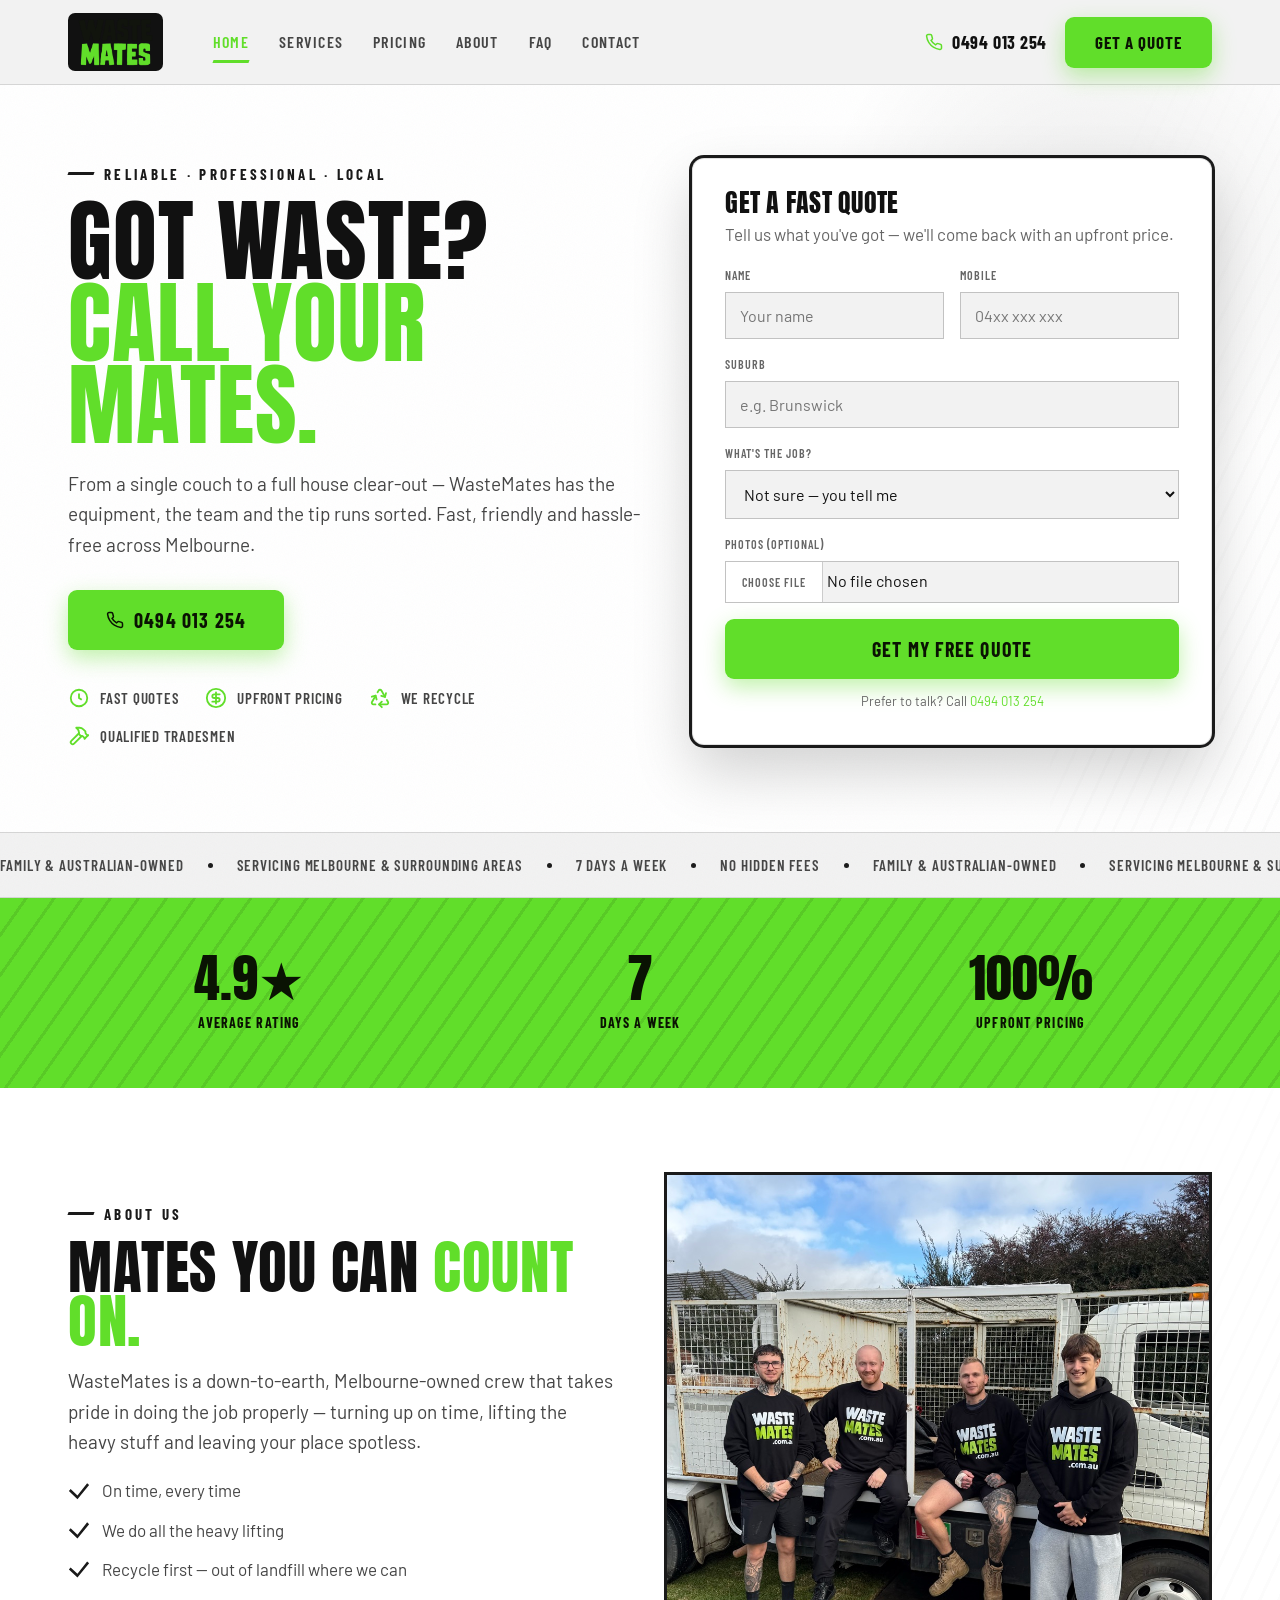
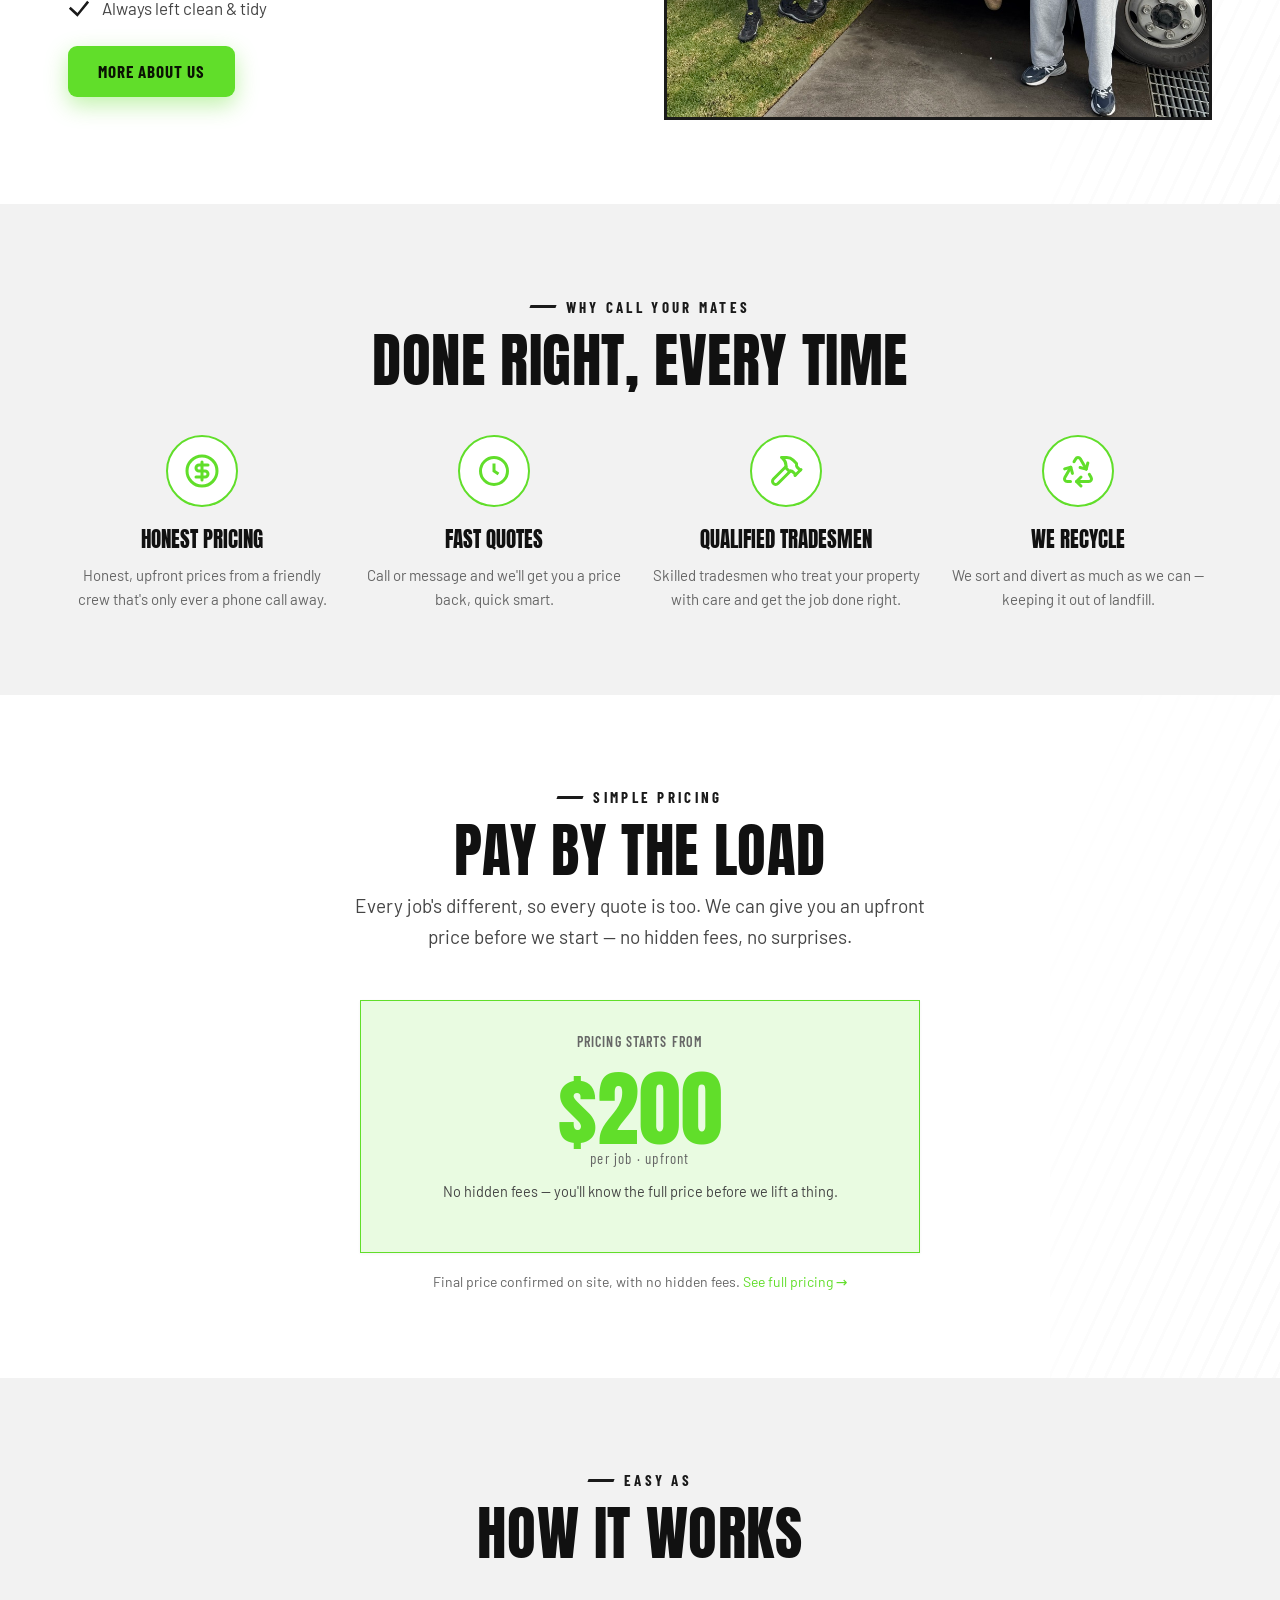
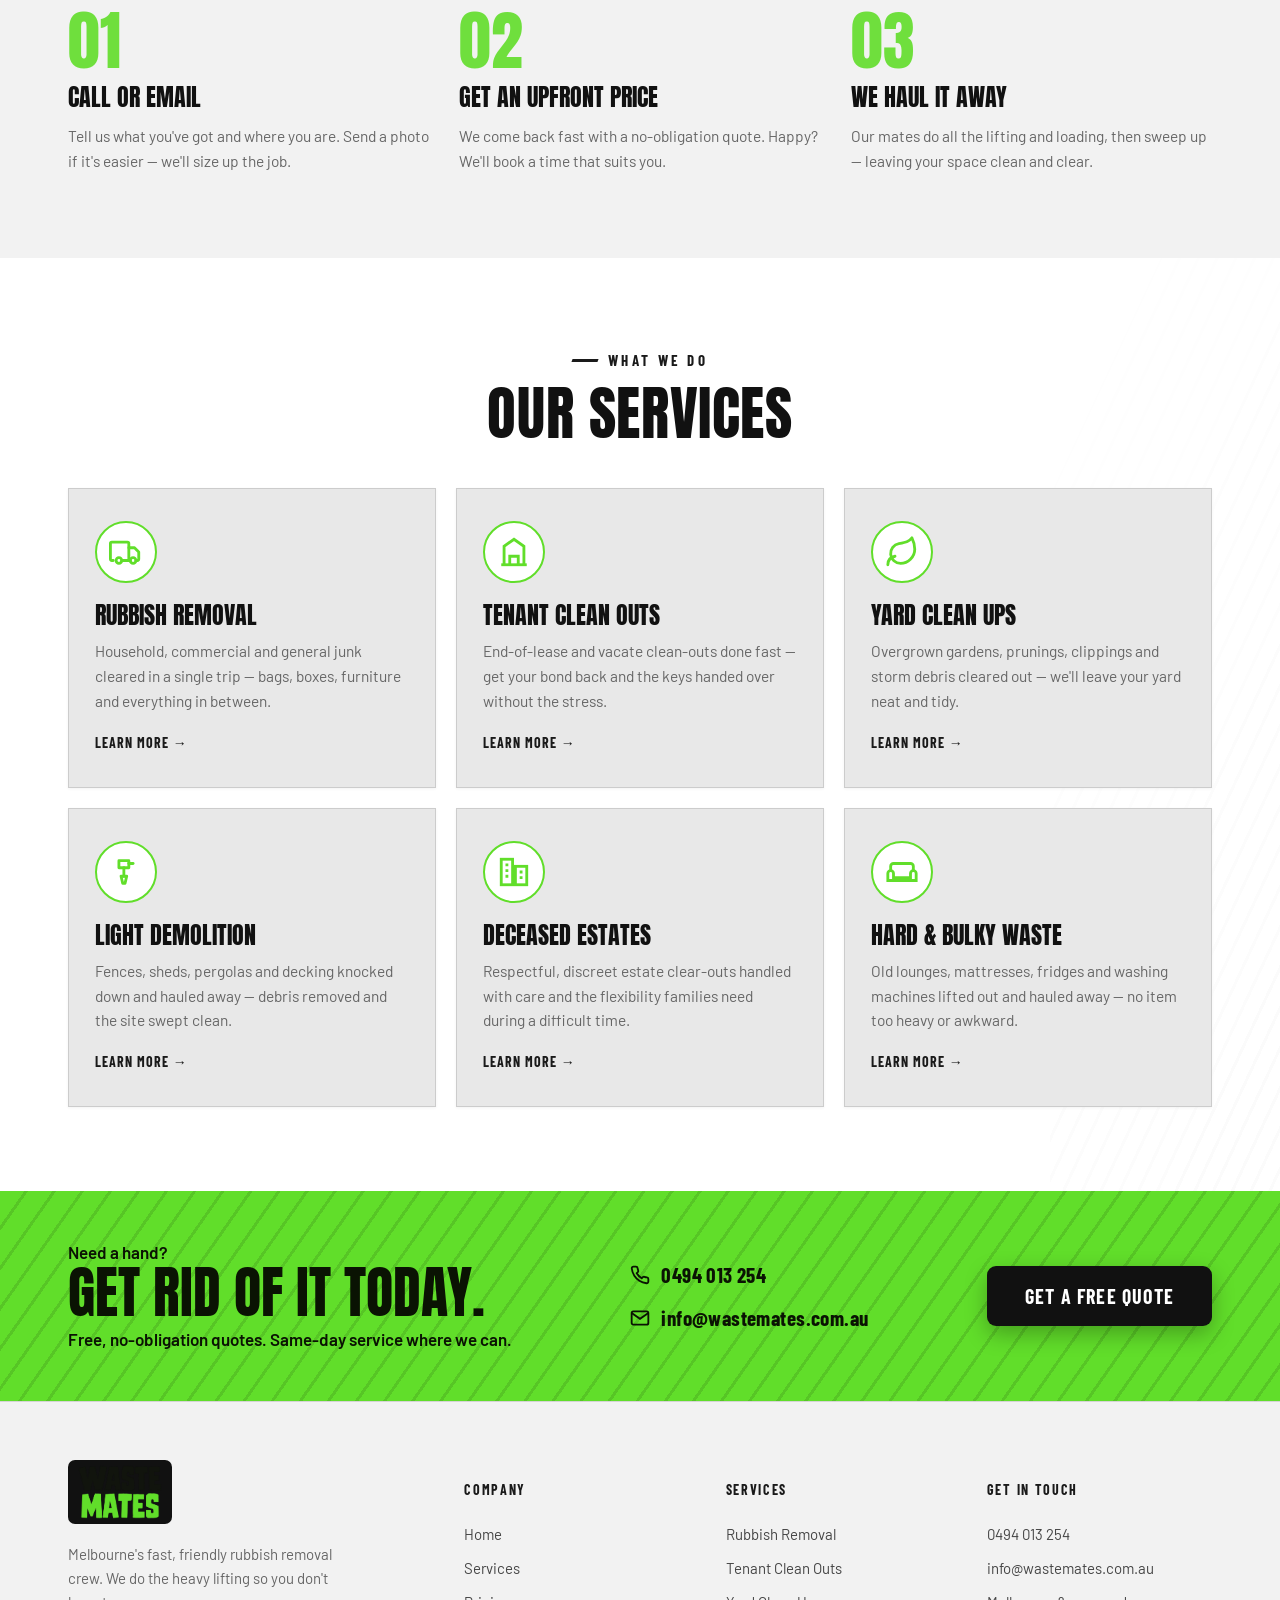
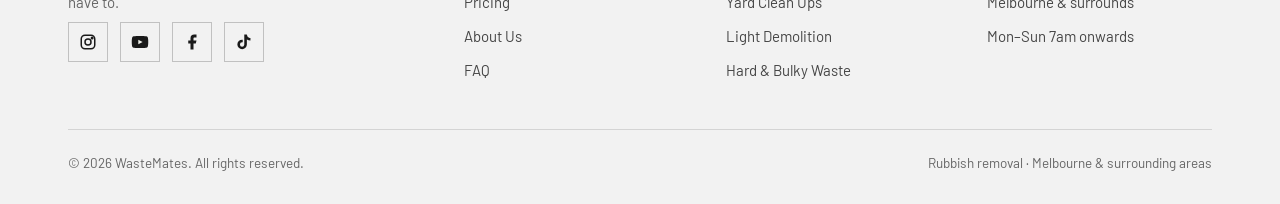
<file: index.html>
﻿<!DOCTYPE html>
<html lang="en-AU">
<head>
<meta charset="UTF-8" />
<meta name="viewport" content="width=device-width, initial-scale=1" />
<title>WasteMates — Rubbish Removal Melbourne | Fast, Upfront, Done.</title>
<meta name="description" content="WasteMates is Melbourne's fast, friendly rubbish removal crew. Upfront pricing, fast quotes, qualified tradesmen. We do the heavy lifting — call 0494 013 254." />
<meta name="theme-color" content="#ffffff" />
<link rel="icon" href="assets/logo.png" />
<link rel="stylesheet" href="styles.css?v=9" />
  <!-- Meta Pixel Code -->
  <script>
  !function(f,b,e,v,n,t,s)
  {if(f.fbq)return;n=f.fbq=function(){n.callMethod?
  n.callMethod.apply(n,arguments):n.queue.push(arguments)};
  if(!f._fbq)f._fbq=n;n.push=n;n.loaded=!0;n.version='2.0';
  n.queue=[];t=b.createElement(e);t.async=!0;
  t.src=v;s=b.getElementsByTagName(e)[0];
  s.parentNode.insertBefore(t,s)}(window, document,'script',
  'https://capig.wastemates.com.au/en_US/fbevents.js');
  fbq('init', '4441358912803902');
  fbq('track', 'PageView');
  </script>
  <noscript><img height="1" width="1" style="display:none"
  src="https://www.facebook.com/tr?id=4441358912803902&ev=PageView&noscript=1"
  /></noscript>
  <!-- End Meta Pixel Code -->
</head>
<body>

  <!-- ===================== HEADER ===================== -->
  <header class="site-head">
    <div class="wrap">
      <nav class="nav">
        <a class="brand" href="index.html" aria-label="WasteMates home"><img src="assets/logo.png" alt="WasteMates" /></a>
        <div class="nav-links">
          <a href="index.html" class="active">Home</a>
          <a href="services.html">Services</a>
          <a href="pricing.html">Pricing</a>
          <a href="about.html">About</a>
          <a href="faq.html">FAQ</a>
          <a href="contact.html">Contact</a>
        </div>
        <div class="nav-cta">
          <a class="phone-link" href="tel:+61494013254"><svg viewBox="0 0 24 24" fill="none" stroke="currentColor" stroke-width="2"><path d="M22 16.92v3a2 2 0 0 1-2.18 2 19.79 19.79 0 0 1-8.63-3.07 19.5 19.5 0 0 1-6-6 19.79 19.79 0 0 1-3.07-8.67A2 2 0 0 1 4.11 2h3a2 2 0 0 1 2 1.72c.13.96.36 1.9.7 2.81a2 2 0 0 1-.45 2.11L8.09 9.91a16 16 0 0 0 6 6l1.27-1.27a2 2 0 0 1 2.11-.45c.91.34 1.85.57 2.81.7A2 2 0 0 1 22 16.92z"/></svg>0494 013 254</a>
          <a class="btn btn--green" href="contact.html">Get a Quote</a>
          <button class="burger" aria-label="Menu"><svg viewBox="0 0 24 24" fill="none" stroke="currentColor" stroke-width="2"><line x1="3" y1="6" x2="21" y2="6"/><line x1="3" y1="12" x2="21" y2="12"/><line x1="3" y1="18" x2="21" y2="18"/></svg></button>
        </div>
      </nav>
    </div>
  </header>
  <div class="mobile-menu">
    <a href="index.html">Home</a>
    <a href="services.html">Services</a>
    <a href="pricing.html">Pricing</a>
    <a href="about.html">About</a>
    <a href="faq.html">FAQ</a>
    <a href="contact.html">Contact</a>
  </div>

  <!-- ===================== HERO ===================== -->
  <section class="hero tread" data-screen-label="Hero">
    <div class="wrap">
      <div class="hero-grid">
        <div class="hero-copy">
          <p class="kicker">Reliable · Professional · Local</p>
          <h1 class="disp" style="max-width: 657px;">Got waste?<br/><span class="brand-text">Call your mates.</span></h1>
          <p class="lead" style="margin-top:22px;">From a single couch to a full house clear-out — WasteMates has the equipment, the team and the tip runs sorted. Fast, friendly and hassle-free across Melbourne.</p>
          <div class="cta-row">
            <a class="btn btn--green btn--lg" href="tel:+61494013254">
              <svg viewBox="0 0 24 24" fill="none" stroke="currentColor" stroke-width="2" style="width:18px;height:18px"><path d="M22 16.92v3a2 2 0 0 1-2.18 2 19.79 19.79 0 0 1-8.63-3.07 19.5 19.5 0 0 1-6-6 19.79 19.79 0 0 1-3.07-8.67A2 2 0 0 1 4.11 2h3a2 2 0 0 1 2 1.72c.13.96.36 1.9.7 2.81a2 2 0 0 1-.45 2.11L8.09 9.91a16 16 0 0 0 6 6l1.27-1.27a2 2 0 0 1 2.11-.45c.91.34 1.85.57 2.81.7A2 2 0 0 1 22 16.92z"/></svg>
              0494 013 254
            </a>
          </div>
          <div class="trust-row">
            <span class="trust-item"><svg viewBox="0 0 24 24" fill="none" stroke="currentColor" stroke-width="2"><circle cx="12" cy="12" r="9"/><path d="M12 7v5l3 2"/></svg>Fast quotes</span>
            <span class="trust-item"><svg viewBox="0 0 24 24" fill="none" stroke="currentColor" stroke-width="2" stroke-linecap="round" stroke-linejoin="round"><circle cx="12" cy="12" r="10" data-comment-anchor="a323102f2f-circle"/><path d="M16 8h-6a2 2 0 1 0 0 4h4a2 2 0 1 1 0 4H8"/><path d="M12 18V6"/></svg>Upfront pricing</span>
            <span class="trust-item"><svg viewBox="0 0 24 24" fill="none" stroke="currentColor" stroke-width="2" stroke-linecap="round" stroke-linejoin="round"><path d="M7 19H4.815a1.83 1.83 0 0 1-1.57-.881 1.785 1.785 0 0 1-.004-1.784L7.196 9.5" data-comment-anchor="2c7aa94d36-path"/><path d="M11 19h8.203a1.83 1.83 0 0 0 1.556-.89 1.784 1.784 0 0 0 0-1.775l-1.226-2.12"/><path d="m14 16-3 3 3 3"/><path d="M8.293 13.596 7.196 9.5 3.1 10.598"/><path d="m9.344 5.811 1.093-1.892A1.83 1.83 0 0 1 11.985 3a1.784 1.784 0 0 1 1.546.888l3.943 6.843"/><path d="m13.378 9.633 4.096 1.098 1.097-4.096"/></svg>We recycle</span>
            <span class="trust-item"><svg viewBox="0 0 24 24" fill="none" stroke="currentColor" stroke-width="2" stroke-linecap="round" stroke-linejoin="round"><path d="m15 12-8.373 8.373a1 1 0 1 1-3-3L12 9" data-comment-anchor="1037ed4631-path"/><path d="m18 15 4-4"/><path d="m21.5 11.5-1.914-1.914A2 2 0 0 1 19 8.172V7l-2.26-2.26a6 6 0 0 0-4.202-1.756L9 2.96l.92.82A6.18 6.18 0 0 1 12 8.4V10l2 2h1.172a2 2 0 0 1 1.414.586L18.5 14.5"/></svg>Qualified tradesmen</span>
          </div>
        </div>
        <div class="hero-form">
          <form class="form" action="https://formsubmit.co/info@wastemates.com.au" method="post" id="hero-quote-form" enctype="multipart/form-data">
            <h2 class="disp" style="font-size:26px;margin-bottom:6px;">Get a fast quote</h2>
            <p class="muted" style="margin-bottom:18px;">Tell us what you've got — we'll come back with an upfront price.</p>
            <input type="hidden" name="_subject" value="New Quote Request — WasteMates Website" />
            <input type="hidden" name="_next" value="https://wastemates.com.au/index.html?sent=1" />
            <input type="hidden" name="_captcha" value="false" />
            <div style="display:none"><input type="text" name="_honey" tabindex="-1" autocomplete="off" /></div>
            <div class="row">
              <div class="field"><label for="h-name">Name</label><input id="h-name" type="text" name="name" placeholder="Your name" /></div>
              <div class="field"><label for="h-mobile">Mobile</label><input id="h-mobile" type="tel" name="mobile" placeholder="04xx xxx xxx" /></div>
            </div>
            <div class="field"><label for="h-suburb">Suburb</label><input id="h-suburb" type="text" name="suburb" placeholder="e.g. Brunswick" /></div>
            <div class="field"><label for="h-job">What's the job?</label>
              <select id="h-job" name="job"><option>Not sure — you tell me</option><option>Rubbish removal</option><option>Tenant clean out</option><option>Yard clean up</option><option>Light demolition</option><option>Deceased estate</option><option>Hard &amp; bulky waste</option></select>
            </div>
            <div class="field"><label for="h-photos">Photos (optional)</label><input id="h-photos" type="file" name="attachment" accept="image/*" /></div>
            <button type="submit" class="btn btn--green btn--lg btn--block">Get my free quote</button>
            <p class="muted" style="margin-top:12px;font-size:13px;text-align:center;">Prefer to talk? Call <a class="green" href="tel:+61494013254">0494 013 254</a></p>
          </form>
        </div>
      </div>
    </div>
  </section>

  <!-- ===================== RATING STRIP ===================== -->
  <section class="strip">
    <div class="marquee">
      <div class="marquee-track">
        <div class="marquee-group">
          <span class="it" data-comment-anchor="3b6968a7cc-span">FAMILY &amp; AUSTRALIAN-OWNED</span><span class="dot"></span>
          <span class="it" data-comment-anchor="3c6c3f442a-span">Servicing Melbourne &amp; surrounding areas</span><span class="dot"></span>
          <span class="it">7 days a week</span><span class="dot"></span>
          <span class="it">No hidden fees</span><span class="dot"></span>
          <span class="it">FAMILY &amp; AUSTRALIAN-OWNED</span><span class="dot"></span>
          <span class="it">Servicing Melbourne &amp; surrounding areas</span><span class="dot"></span>
          <span class="it">7 days a week</span><span class="dot"></span>
          <span class="it">No hidden fees</span><span class="dot"></span>
          <span class="it">FAMILY &amp; AUSTRALIAN-OWNED</span><span class="dot"></span>
          <span class="it">Servicing Melbourne &amp; surrounding areas</span><span class="dot"></span>
          <span class="it">7 days a week</span><span class="dot"></span>
          <span class="it">No hidden fees</span><span class="dot"></span>
        </div>
        <div class="marquee-group" aria-hidden="true">
          <span class="it">FAMILY &amp; AUSTRALIAN-OWNED</span><span class="dot"></span>
          <span class="it">Servicing Melbourne &amp; surrounding areas</span><span class="dot"></span>
          <span class="it">7 days a week</span><span class="dot"></span>
          <span class="it">No hidden fees</span><span class="dot"></span>
          <span class="it">FAMILY &amp; AUSTRALIAN-OWNED</span><span class="dot"></span>
          <span class="it">Servicing Melbourne &amp; surrounding areas</span><span class="dot"></span>
          <span class="it">7 days a week</span><span class="dot"></span>
          <span class="it">No hidden fees</span><span class="dot"></span>
          <span class="it">FAMILY &amp; AUSTRALIAN-OWNED</span><span class="dot"></span>
          <span class="it">Servicing Melbourne &amp; surrounding areas</span><span class="dot"></span>
          <span class="it">7 days a week</span><span class="dot"></span>
          <span class="it">No hidden fees</span><span class="dot"></span>
        </div>
      </div>
    </div>
  </section>

  <!-- ===================== STATS BAND ===================== -->
  <section class="stats-band" data-screen-label="Stats band">
    <div class="wrap">
      <div class="stats-grid">
        <div class="stat-block"><div class="num">4.9★</div><div class="lbl">Average rating</div></div>
        <div class="stat-block"><div class="num">7</div><div class="lbl">Days a week</div></div>
        <div class="stat-block"><div class="num">100%</div><div class="lbl">Upfront pricing</div></div>
      </div>
    </div>
  </section>

  <!-- ===================== ABOUT TEASER ===================== -->
  <section class="section tread" data-screen-label="About teaser">
    <div class="wrap">
      <div class="about-grid">
        <div>
          <p class="kicker">About us</p>
          <h2 class="disp">Mates you can <span class="green">count on.</span></h2>
          <p class="lead" style="margin-top:18px;">WasteMates is a down-to-earth, Melbourne-owned crew that takes pride in doing the job properly — turning up on time, lifting the heavy stuff and leaving your place spotless.</p>
          <ul class="tick-list" style="margin-top:20px;">
            <li>On time, every time</li>
            <li>We do all the heavy lifting</li>
            <li>Recycle first — out of landfill where we can</li>
            <li>Always left clean &amp; tidy</li>
          </ul>
          <div class="cta-row" style="margin:24px 0 0;">
            <a class="btn btn--green" href="about.html">More about us</a>
          </div>
        </div>
        <div class="about-photo">
          <img src="assets/ph-crew.jpg" alt="WasteMates crew" />
        </div>
      </div>
    </div>
  </section>

  <!-- ===================== WHY US ===================== -->
  <section class="section why" data-screen-label="Why us">
    <div class="wrap">
      <div class="shead">
        <p class="kicker">Why call your mates</p>
        <h2 class="disp">Done right, every time</h2>
      </div>
      <div class="why-grid">
        <div class="why-item">
          <div class="why-ic" data-comment-anchor="9b10b68a35-div"><svg viewBox="0 0 24 24" fill="none" stroke="currentColor" stroke-width="2" stroke-linecap="round" stroke-linejoin="round"><circle cx="12" cy="12" r="10"/><path d="M16 8h-6a2 2 0 1 0 0 4h4a2 2 0 1 1 0 4H8"/><path d="M12 18V6"/></svg></div>
          <h3>Honest Pricing</h3>
          <p>Honest, upfront prices from a friendly crew that's only ever a phone call away.</p>
        </div>
        <div class="why-item">
          <div class="why-ic"><svg viewBox="0 0 24 24" fill="none" stroke="currentColor" stroke-width="2"><circle cx="12" cy="12" r="9"/><path d="M12 7v5l3 2"/></svg></div>
          <h3>Fast Quotes</h3>
          <p>Call or message and we'll get you a price back, quick smart.</p>
        </div>
        <div class="why-item" data-comment-anchor="a8935dc30b-div">
          <div class="why-ic"><svg viewBox="0 0 24 24" fill="none" stroke="currentColor" stroke-width="2" stroke-linecap="round" stroke-linejoin="round"><path d="m15 12-8.373 8.373a1 1 0 1 1-3-3L12 9"/><path d="m18 15 4-4"/><path d="m21.5 11.5-1.914-1.914A2 2 0 0 1 19 8.172V7l-2.26-2.26a6 6 0 0 0-4.202-1.756L9 2.96l.92.82A6.18 6.18 0 0 1 12 8.4V10l2 2h1.172a2 2 0 0 1 1.414.586L18.5 14.5"/></svg></div>
          <h3>Qualified Tradesmen</h3>
          <p>Skilled tradesmen who treat your property with care and get the job done right.</p>
        </div>
        <div class="why-item">
          <div class="why-ic" data-comment-anchor="eda1b5be10-div"><svg viewBox="0 0 24 24" fill="none" stroke="currentColor" stroke-width="2" stroke-linecap="round" stroke-linejoin="round"><path d="M7 19H4.815a1.83 1.83 0 0 1-1.57-.881 1.785 1.785 0 0 1-.004-1.784L7.196 9.5"/><path d="M11 19h8.203a1.83 1.83 0 0 0 1.556-.89 1.784 1.784 0 0 0 0-1.775l-1.226-2.12"/><path d="m14 16-3 3 3 3"/><path d="M8.293 13.596 7.196 9.5 3.1 10.598"/><path d="m9.344 5.811 1.093-1.892A1.83 1.83 0 0 1 11.985 3a1.784 1.784 0 0 1 1.546.888l3.943 6.843"/><path d="m13.378 9.633 4.096 1.098 1.097-4.096"/></svg></div>
          <h3>We Recycle</h3>
          <p>We sort and divert as much as we can — keeping it out of landfill.</p>
        </div>
      </div>
    </div>
  </section>

  <!-- ===================== PRICING TEASER ===================== -->
  <section class="section tread" data-screen-label="Pricing teaser">
    <div class="wrap">
      <div class="shead">
        <p class="kicker">Simple pricing</p>
        <h2 class="disp">Pay by the load</h2>
        <p class="lead" style="margin:14px auto 0;">Every job's different, so every quote is too. We can give you an upfront price before we start — no hidden fees, no surprises.</p>
      </div>
      <div class="price-grid" style="grid-template-columns:1fr;max-width:560px;margin:0 auto;">
        <div class="price-card feat">
          <div class="frac">Pricing starts from</div>
          <div class="amt" style="font-size:clamp(56px,15vw,84px);">$200<small>per job · upfront</small></div>
          <p class="fits">No hidden fees — you'll know the full price before we lift a thing.</p>
        </div>
      </div>
      <p class="muted" style="text-align:center;margin-top:18px;font-size:14px;">Final price confirmed on site, with no hidden fees. <a href="pricing.html" class="green">See full pricing →</a></p>
    </div>
  </section>

  <!-- ===================== HOW IT WORKS ===================== -->
  <section class="section why" data-screen-label="How it works">
    <div class="wrap">
      <div class="shead">
        <p class="kicker">Easy as</p>
        <h2 class="disp">How it works</h2>
      </div>
      <div class="steps">
        <div class="step"><div class="n">01</div><h3>Call or email</h3><p>Tell us what you've got and where you are. Send a photo if it's easier — we'll size up the job.</p></div>
        <div class="step"><div class="n">02</div><h3>Get an upfront price</h3><p>We come back fast with a no-obligation quote. Happy? We'll book a time that suits you.</p></div>
        <div class="step"><div class="n">03</div><h3>We haul it away</h3><p>Our mates do all the lifting and loading, then sweep up — leaving your space clean and clear.</p></div>
      </div>
    </div>
  </section>

  <!-- ===================== SERVICES ===================== -->
  <section class="section tread" id="services" data-screen-label="Services">
    <div class="wrap">
      <div class="shead">
        <p class="kicker">What we do</p>
        <h2 class="disp">Our services</h2>
      </div>
      <div class="svc-grid">
        <a class="svc-card" href="services.html">
          <div class="svc-ic" data-comment-anchor="acf03ee2af-div"><svg viewBox="0 0 24 24" fill="none" stroke="currentColor" stroke-width="2" stroke-linecap="round" stroke-linejoin="round"><path d="M14 18V6a1 1 0 0 0-1-1H2a1 1 0 0 0-1 1v11a1 1 0 0 0 1 1h1"/><path d="M14 9h4l3 3v5a1 1 0 0 1-1 1h-1"/><circle cx="7" cy="18" r="2"/><circle cx="17" cy="18" r="2"/><path d="M9 18h6"/></svg></div>
          <h3>RUBBISH REMOVAL</h3>
          <p>Household, commercial and general junk cleared in a single trip — bags, boxes, furniture and everything in between.</p>
          <span class="svc-more">Learn more →</span>
        </a>
        <a class="svc-card" href="services.html">
          <div class="svc-ic"><svg viewBox="0 0 24 24" fill="none" stroke="currentColor" stroke-width="2"><path d="M3 21h18"/><path d="M5 21V8l7-5 7 5v13"/><path d="M9 21v-6h6v6"/></svg></div>
          <h3>TENANT CLEAN OUTS</h3>
          <p>End-of-lease and vacate clean-outs done fast — get your bond back and the keys handed over without the stress.</p>
          <span class="svc-more">Learn more →</span>
        </a>
        <a class="svc-card" href="services.html">
          <div class="svc-ic" data-comment-anchor="a49219375f-div"><svg viewBox="0 0 24 24" fill="none" stroke="currentColor" stroke-width="2" stroke-linecap="round" stroke-linejoin="round" data-comment-anchor="6950f7513b-svg"><path d="M11 20A7 7 0 0 1 9.8 6.1C15.5 5 17 4.48 19 2c1 2 2 4.18 2 8 0 5.5-4.78 10-10 10Z"/><path d="M2 21c0-3 1.85-5.36 5.08-6"/></svg></div>
          <h3>YARD CLEAN UPS</h3>
          <p>Overgrown gardens, prunings, clippings and storm debris cleared out — we'll leave your yard neat and tidy.</p>
          <span class="svc-more">Learn more →</span>
        </a>
        <a class="svc-card" href="services.html">
          <div class="svc-ic"><svg viewBox="0 0 24 24" fill="none" stroke="currentColor" stroke-width="2" stroke-linejoin="round" stroke-linecap="round"><path d="M7 4h7v5H7z" data-comment-anchor="fb498fe541-path"/><path d="M14 6h3"/><path d="M10.5 9v6"/><path d="M8.5 15h4l-1.2 5h-1.6z"/></svg></div>
          <h3>LIGHT DEMOLITION</h3>
          <p>Fences, sheds, pergolas and decking knocked down and hauled away — debris removed and the site swept clean.</p>
          <span class="svc-more">Learn more →</span>
        </a>
        <a class="svc-card" href="services.html">
          <div class="svc-ic"><svg viewBox="0 0 24 24" fill="none" stroke="currentColor" stroke-width="2"><rect x="3" y="3" width="8" height="18"/><rect x="13" y="8" width="8" height="13"/><path d="M6 7h2M6 11h2M6 15h2M16 12h2M16 16h2"/></svg></div>
          <h3>DECEASED ESTATES</h3>
          <p>Respectful, discreet estate clear-outs handled with care and the flexibility families need during a difficult time.</p>
          <span class="svc-more">Learn more →</span>
        </a>
        <a class="svc-card" href="services.html" data-comment-anchor="8968671bc9-a">
          <div class="svc-ic"><svg viewBox="0 0 24 24" fill="none" stroke="currentColor" stroke-width="2"><path d="M4 11V8a2 2 0 0 1 2-2h12a2 2 0 0 1 2 2v3"/><path d="M2 13a2 2 0 0 1 4 0v3h12v-3a2 2 0 0 1 4 0v5H2z"/></svg></div>
          <h3>HARD &amp; BULKY WASTE</h3>
          <p>Old lounges, mattresses, fridges and washing machines lifted out and hauled away — no item too heavy or awkward.</p>
          <span class="svc-more">Learn more →</span>
        </a>
      </div>
    </div>
  </section>

  <!-- ===================== CTA BAND ===================== -->
  <section class="cta-band" data-screen-label="CTA band">
    <div class="wrap">
      <div>
        <p class="sub">Need a hand?</p>
        <h2>Get rid of it today.</h2>
        <p class="sub" style="margin-top:8px;">Free, no-obligation quotes. Same-day service where we can.</p>
      </div>
      <div class="cta-contacts">
        <a class="cc-line" href="tel:+61494013254"><svg viewBox="0 0 24 24" fill="none" stroke="currentColor" stroke-width="2.2"><path d="M22 16.92v3a2 2 0 0 1-2.18 2 19.79 19.79 0 0 1-8.63-3.07 19.5 19.5 0 0 1-6-6 19.79 19.79 0 0 1-3.07-8.67A2 2 0 0 1 4.11 2h3a2 2 0 0 1 2 1.72c.13.96.36 1.9.7 2.81a2 2 0 0 1-.45 2.11L8.09 9.91a16 16 0 0 0 6 6l1.27-1.27a2 2 0 0 1 2.11-.45c.91.34 1.85.57 2.81.7A2 2 0 0 1 22 16.92z"/></svg>0494 013 254</a>
        <span class="cc-line"><svg viewBox="0 0 24 24" fill="none" stroke="currentColor" stroke-width="2.2"><rect x="2" y="4" width="20" height="16" rx="2"/><path d="m2 6 10 7L22 6"/></svg>info@wastemates.com.au</span>
      </div>
      <a class="btn btn--dark btn--lg" href="contact.html">Get a Free Quote</a>
    </div>
  </section>

  <!-- ===================== FOOTER ===================== -->
  <footer class="site-foot">
    <div class="wrap">
      <div class="foot-grid">
        <div class="foot-brand">
          <img src="assets/logo.png" alt="WasteMates" />
          <p>Melbourne's fast, friendly rubbish removal crew. We do the heavy lifting so you don't have to.</p>
          <div class="socials">
            <a href="https://www.instagram.com/thewastemates" aria-label="Instagram" target="_blank" rel="noopener noreferrer"><svg viewBox="0 0 24 24" fill="none" stroke="currentColor" stroke-width="2"><rect x="3" y="3" width="18" height="18" rx="5"/><circle cx="12" cy="12" r="4"/><circle cx="17.5" cy="6.5" r="1" fill="currentColor"/></svg></a>
            <a href="https://www.youtube.com/channel/UCgyg5UkjtcxHfCFO2t0xwRA" aria-label="YouTube" target="_blank" rel="noopener noreferrer"><svg viewBox="0 0 24 24" fill="currentColor" stroke="none" width="22" height="22"><path d="M22.54 6.42a2.78 2.78 0 0 0-1.95-1.96C18.88 4 12 4 12 4s-6.88 0-8.59.46A2.78 2.78 0 0 0 1.46 6.42 29 29 0 0 0 1 12a29 29 0 0 0 .46 5.58 2.78 2.78 0 0 0 1.95 1.96C5.12 20 12 20 12 20s6.88 0 8.59-.46a2.78 2.78 0 0 0 1.95-1.96A29 29 0 0 0 23 12a29 29 0 0 0-.46-5.58z"/><polygon points="9.75 15.02 15.5 12 9.75 8.98 9.75 15.02" fill="#f3f5ee"/></svg></a>
            <a href="https://www.facebook.com/profile.php?id=61590875721966" aria-label="Facebook" target="_blank" rel="noopener noreferrer"><svg viewBox="0 0 24 24" fill="currentColor" stroke="none" width="22" height="22"><path d="M18 2h-3a5 5 0 0 0-5 5v3H7v4h3v8h4v-8h3l1-4h-4V7a1 1 0 0 1 1-1h3z"/></svg></a>
            <a href="https://www.tiktok.com/@waste.mates" aria-label="TikTok" target="_blank" rel="noopener noreferrer"><svg viewBox="0 0 24 24" fill="currentColor" stroke="none" width="22" height="22"><path d="M19.59 6.69a4.83 4.83 0 0 1-3.77-4.25V2h-3.45v13.67a2.89 2.89 0 0 1-2.88 2.5 2.89 2.89 0 0 1-2.89-2.89 2.89 2.89 0 0 1 2.89-2.89c.28 0 .54.04.79.1V9.01a6.34 6.34 0 0 0-.79-.05 6.34 6.34 0 0 0-6.34 6.34 6.34 6.34 0 0 0 6.34 6.34 6.34 6.34 0 0 0 6.33-6.34V8.5a8.18 8.18 0 0 0 4.78 1.52V6.56a4.85 4.85 0 0 1-1.01.13z"/></svg></a>
          </div>
        </div>
        <div class="foot-col">
          <h4>Company</h4>
          <a href="index.html">Home</a>
          <a href="services.html">Services</a>
          <a href="pricing.html">Pricing</a>
          <a href="about.html">About Us</a>
          <a href="faq.html">FAQ</a>
        </div>
        <div class="foot-col">
          <h4>Services</h4>
          <a href="services.html">Rubbish Removal</a>
          <a href="services.html">Tenant Clean Outs</a>
          <a href="services.html">Yard Clean Ups</a>
          <a href="services.html">Light Demolition</a>
          <a href="services.html">Hard &amp; Bulky Waste</a>
        </div>
        <div class="foot-col">
          <h4>Get in touch</h4>
          <a href="tel:+61494013254">0494 013 254</a>
          <span>info@wastemates.com.au</span>
          <span>Melbourne &amp; surrounds</span>
          <span>Mon–Sun 7am onwards</span>
        </div>
      </div>
      <div class="foot-base">
        <span>© 2026 WasteMates. All rights reserved.</span>
        <span>Rubbish removal · Melbourne &amp; surrounding areas</span>
      </div>
    </div>
  </footer>

  <script src="site.js?v=9"></script>
</body>
</html>
</file>
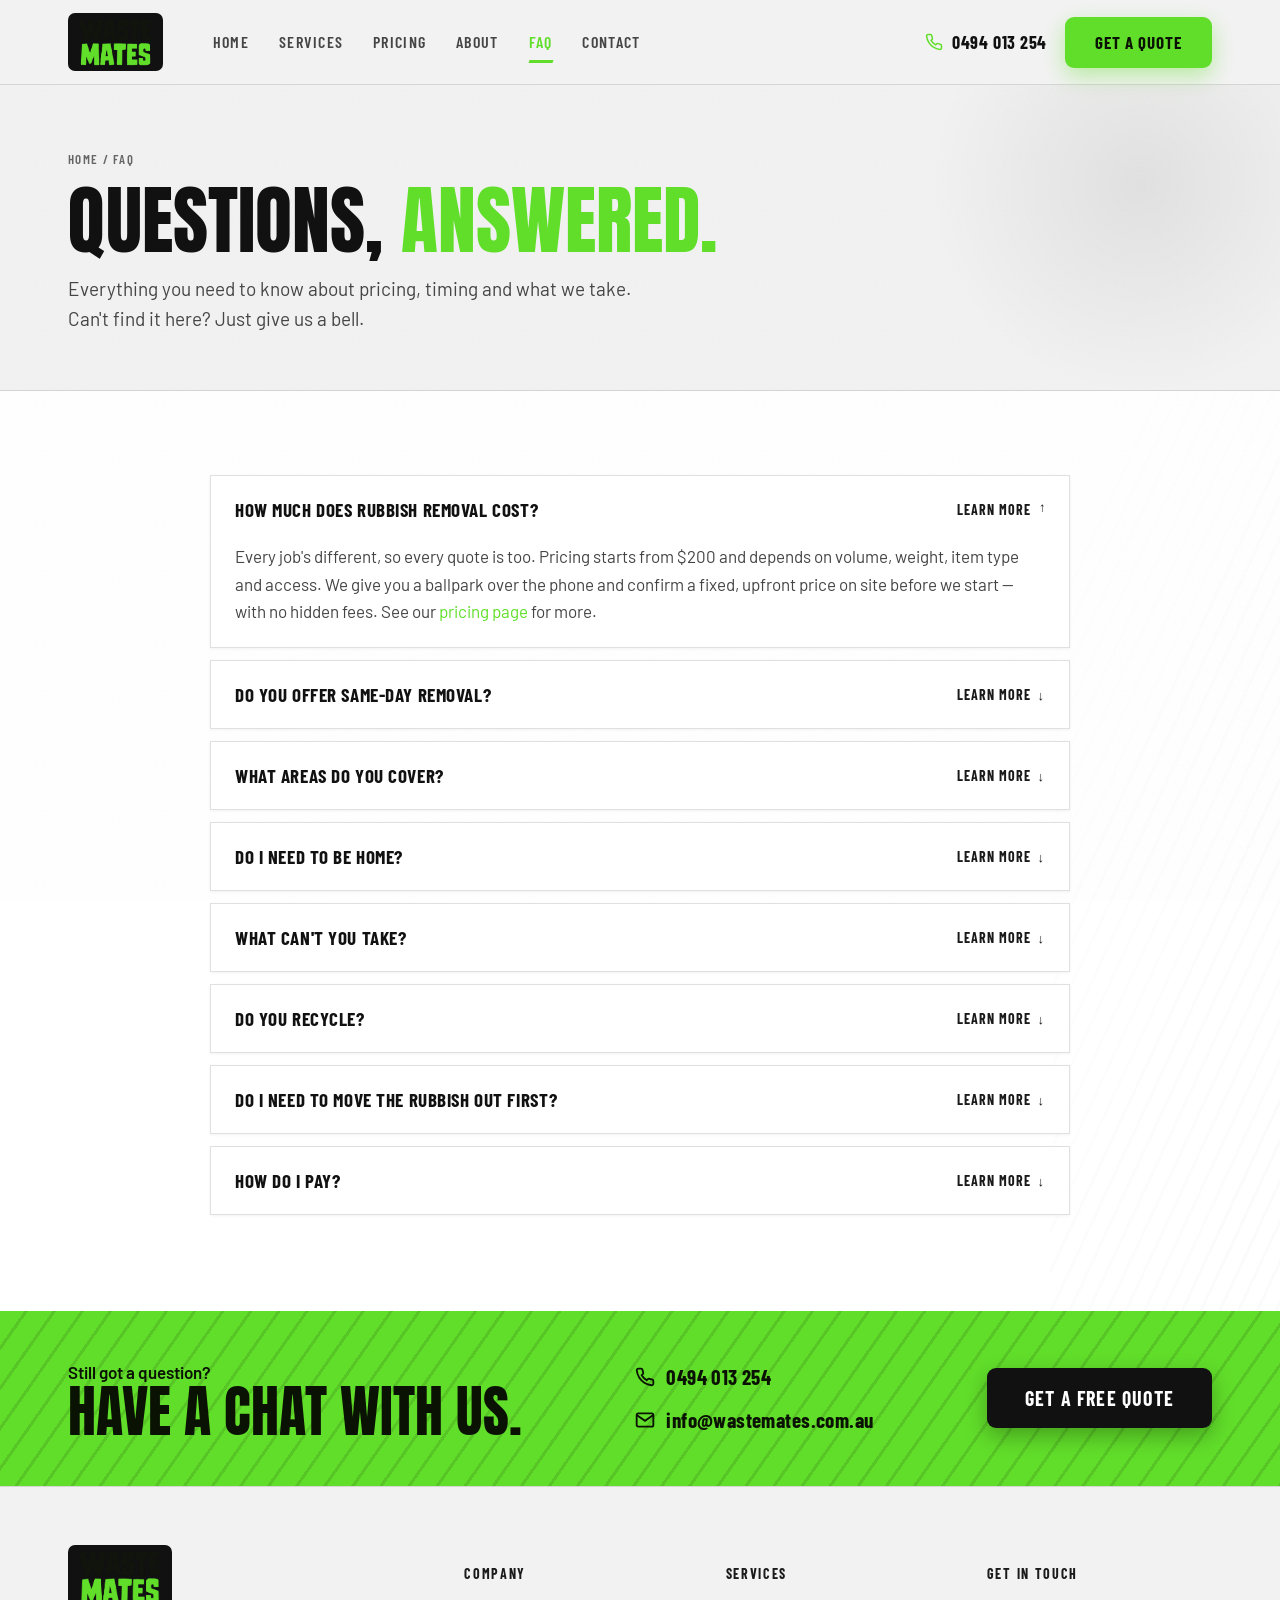
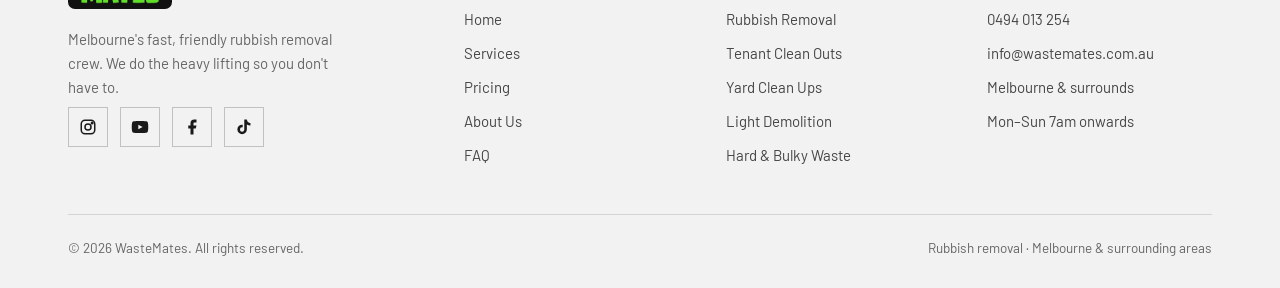
<file: faq.html>
﻿<!DOCTYPE html>
<html lang="en-AU">
<head>
<meta charset="UTF-8" />
<meta name="viewport" content="width=device-width, initial-scale=1" />
<title>FAQ — WasteMates Rubbish Removal Melbourne</title>
<meta name="description" content="Common questions about WasteMates rubbish removal — pricing, same-day service, what we take, service areas and more." />
<meta name="theme-color" content="#ffffff" />
<link rel="icon" href="assets/logo.png" />
<link rel="stylesheet" href="styles.css?v=9" />
  <!-- Meta Pixel Code -->
  <script>
  !function(f,b,e,v,n,t,s)
  {if(f.fbq)return;n=f.fbq=function(){n.callMethod?
  n.callMethod.apply(n,arguments):n.queue.push(arguments)};
  if(!f._fbq)f._fbq=n;n.push=n;n.loaded=!0;n.version='2.0';
  n.queue=[];t=b.createElement(e);t.async=!0;
  t.src=v;s=b.getElementsByTagName(e)[0];
  s.parentNode.insertBefore(t,s)}(window, document,'script',
  'https://capig.wastemates.com.au/en_US/fbevents.js');
  fbq('init', '4441358912803902');
  fbq('track', 'PageView');
  </script>
  <noscript><img height="1" width="1" style="display:none"
  src="https://www.facebook.com/tr?id=4441358912803902&ev=PageView&noscript=1"
  /></noscript>
  <!-- End Meta Pixel Code -->
</head>
<body>

  <!-- HEADER -->
  <header class="site-head">
    <div class="wrap">
      <nav class="nav">
        <a class="brand" href="index.html" aria-label="WasteMates home"><img src="assets/logo.png" alt="WasteMates" /></a>
        <div class="nav-links">
          <a href="index.html">Home</a><a href="services.html">Services</a><a href="pricing.html">Pricing</a><a href="about.html">About</a><a href="faq.html" class="active">FAQ</a><a href="contact.html">Contact</a>
        </div>
        <div class="nav-cta">
          <a class="phone-link" href="tel:+61494013254"><svg viewBox="0 0 24 24" fill="none" stroke="currentColor" stroke-width="2"><path d="M22 16.92v3a2 2 0 0 1-2.18 2 19.79 19.79 0 0 1-8.63-3.07 19.5 19.5 0 0 1-6-6 19.79 19.79 0 0 1-3.07-8.67A2 2 0 0 1 4.11 2h3a2 2 0 0 1 2 1.72c.13.96.36 1.9.7 2.81a2 2 0 0 1-.45 2.11L8.09 9.91a16 16 0 0 0 6 6l1.27-1.27a2 2 0 0 1 2.11-.45c.91.34 1.85.57 2.81.7A2 2 0 0 1 22 16.92z"/></svg>0494 013 254</a>
          <a class="btn btn--green" href="contact.html">Get a Quote</a>
          <button class="burger" aria-label="Menu"><svg viewBox="0 0 24 24" fill="none" stroke="currentColor" stroke-width="2"><line x1="3" y1="6" x2="21" y2="6"/><line x1="3" y1="12" x2="21" y2="12"/><line x1="3" y1="18" x2="21" y2="18"/></svg></button>
        </div>
      </nav>
    </div>
  </header>
  <div class="mobile-menu">
    <a href="index.html">Home</a><a href="services.html">Services</a><a href="pricing.html">Pricing</a><a href="about.html">About</a><a href="faq.html">FAQ</a><a href="contact.html">Contact</a>
  </div>

  <!-- PAGE HERO -->
  <section class="page-hero" data-screen-label="FAQ hero">
    <div class="wrap">
      <p class="crumbs"><a href="index.html">Home</a> / FAQ</p>
      <h1>Questions, <span class="green">answered.</span></h1>
      <p class="lead" style="margin-top:18px;">Everything you need to know about pricing, timing and what we take. Can't find it here? Just give us a bell.</p>
    </div>
  </section>

  <!-- FAQ -->
  <section class="section tread" data-screen-label="FAQ list">
    <div class="wrap">
      <div class="faq">
        <div class="faq-item open">
          <button class="faq-q">How much does rubbish removal cost? <span class="pm">Learn more</span></button>
          <div class="faq-a"><p>Every job's different, so every quote is too. Pricing starts from $200 and depends on volume, weight, item type and access. We give you a ballpark over the phone and confirm a fixed, upfront price on site before we start — with no hidden fees. See our <a href="pricing.html" class="green">pricing page</a> for more.</p></div>
        </div>
        <div class="faq-item">
          <button class="faq-q">Do you offer same-day removal? <span class="pm">Learn more</span></button>
          <div class="faq-a"><p>In most cases, yes — especially if you call early in the day. Give us a ring on 0494 013 254 and we'll do our best to fit you in. Same-day depends on the day's bookings and your location.</p></div>
        </div>
        <div class="faq-item">
          <button class="faq-q">What areas do you cover? <span class="pm">Learn more</span></button>
          <div class="faq-a"><p>We service Melbourne and the surrounding areas — from the CBD and inner north to the eastern, bayside, western and south-eastern suburbs. Not sure if you're in range? Just ask.</p></div>
        </div>
        <div class="faq-item">
          <button class="faq-q">Do I need to be home? <span class="pm">Learn more</span></button>
          <div class="faq-a"><p>Not always. As long as the rubbish is accessible and we can confirm the quote, we can do the job while you're out. We'll send confirmation and can text photos once it's done.</p></div>
        </div>
        <div class="faq-item">
          <button class="faq-q">What can't you take? <span class="pm">Learn more</span></button>
          <div class="faq-a"><p>For safety and legal reasons we can't take asbestos, hazardous chemicals or medical/biohazard waste. Almost everything else is fair game — if in doubt, give us a call.</p></div>
        </div>
        <div class="faq-item">
          <button class="faq-q">Do you recycle? <span class="pm">Learn more</span></button>
          <div class="faq-a"><p>Absolutely. We sort loads and divert as much as possible to recycling, donation and green-waste facilities — we aim to keep 80% out of landfill. It's better for Melbourne and better for everyone.</p></div>
        </div>
        <div class="faq-item">
          <button class="faq-q">Do I need to move the rubbish out first? <span class="pm">Learn more</span></button>
          <div class="faq-a"><p>Nope — that's the whole point. Our crew does all the lifting and loading, from wherever the items are, including upstairs and out the back. You don't lift a finger.</p></div>
        </div>
        <div class="faq-item">
          <button class="faq-q">How do I pay? <span class="pm">Learn more</span></button>
          <div class="faq-a"><p>We accept card, cash and bank transfer, and you only pay once the job's done and you're happy. We'll confirm payment options when you book.</p></div>
        </div>
      </div>
    </div>
  </section>

  <!-- CTA BAND -->
  <section class="cta-band">
    <div class="wrap">
      <div><p class="sub">Still got a question?</p><h2>Have a chat with us.</h2></div>
      <div class="cta-contacts">
        <a class="cc-line" href="tel:+61494013254"><svg viewBox="0 0 24 24" fill="none" stroke="currentColor" stroke-width="2.2"><path d="M22 16.92v3a2 2 0 0 1-2.18 2 19.79 19.79 0 0 1-8.63-3.07 19.5 19.5 0 0 1-6-6 19.79 19.79 0 0 1-3.07-8.67A2 2 0 0 1 4.11 2h3a2 2 0 0 1 2 1.72c.13.96.36 1.9.7 2.81a2 2 0 0 1-.45 2.11L8.09 9.91a16 16 0 0 0 6 6l1.27-1.27a2 2 0 0 1 2.11-.45c.91.34 1.85.57 2.81.7A2 2 0 0 1 22 16.92z"/></svg>0494 013 254</a>
        <span class="cc-line"><svg viewBox="0 0 24 24" fill="none" stroke="currentColor" stroke-width="2.2"><rect x="2" y="4" width="20" height="16" rx="2"/><path d="m2 6 10 7L22 6"/></svg>info@wastemates.com.au</span>
      </div>
      <a class="btn btn--dark btn--lg" href="contact.html">Get a Free Quote</a>
    </div>
  </section>

  <!-- FOOTER -->
  <footer class="site-foot">
    <div class="wrap">
      <div class="foot-grid">
        <div class="foot-brand">
          <img src="assets/logo.png" alt="WasteMates" />
          <p>Melbourne's fast, friendly rubbish removal crew. We do the heavy lifting so you don't have to.</p>
          <div class="socials">
            <a href="https://www.instagram.com/thewastemates" aria-label="Instagram" target="_blank" rel="noopener noreferrer"><svg viewBox="0 0 24 24" fill="none" stroke="currentColor" stroke-width="2"><rect x="3" y="3" width="18" height="18" rx="5"/><circle cx="12" cy="12" r="4"/><circle cx="17.5" cy="6.5" r="1" fill="currentColor"/></svg></a>
            <a href="https://www.youtube.com/channel/UCgyg5UkjtcxHfCFO2t0xwRA" aria-label="YouTube" target="_blank" rel="noopener noreferrer"><svg viewBox="0 0 24 24" fill="currentColor" stroke="none" width="22" height="22"><path d="M22.54 6.42a2.78 2.78 0 0 0-1.95-1.96C18.88 4 12 4 12 4s-6.88 0-8.59.46A2.78 2.78 0 0 0 1.46 6.42 29 29 0 0 0 1 12a29 29 0 0 0 .46 5.58 2.78 2.78 0 0 0 1.95 1.96C5.12 20 12 20 12 20s6.88 0 8.59-.46a2.78 2.78 0 0 0 1.95-1.96A29 29 0 0 0 23 12a29 29 0 0 0-.46-5.58z"/><polygon points="9.75 15.02 15.5 12 9.75 8.98 9.75 15.02" fill="#f3f5ee"/></svg></a>
            <a href="https://www.facebook.com/profile.php?id=61590875721966" aria-label="Facebook" target="_blank" rel="noopener noreferrer"><svg viewBox="0 0 24 24" fill="currentColor" stroke="none" width="22" height="22"><path d="M18 2h-3a5 5 0 0 0-5 5v3H7v4h3v8h4v-8h3l1-4h-4V7a1 1 0 0 1 1-1h3z"/></svg></a>
            <a href="https://www.tiktok.com/@waste.mates" aria-label="TikTok" target="_blank" rel="noopener noreferrer"><svg viewBox="0 0 24 24" fill="currentColor" stroke="none" width="22" height="22"><path d="M19.59 6.69a4.83 4.83 0 0 1-3.77-4.25V2h-3.45v13.67a2.89 2.89 0 0 1-2.88 2.5 2.89 2.89 0 0 1-2.89-2.89 2.89 2.89 0 0 1 2.89-2.89c.28 0 .54.04.79.1V9.01a6.34 6.34 0 0 0-.79-.05 6.34 6.34 0 0 0-6.34 6.34 6.34 6.34 0 0 0 6.34 6.34 6.34 6.34 0 0 0 6.33-6.34V8.5a8.18 8.18 0 0 0 4.78 1.52V6.56a4.85 4.85 0 0 1-1.01.13z"/></svg></a>
          </div>
        </div>
        <div class="foot-col"><h4>Company</h4><a href="index.html">Home</a><a href="services.html">Services</a><a href="pricing.html">Pricing</a><a href="about.html">About Us</a><a href="faq.html">FAQ</a></div>
        <div class="foot-col"><h4>Services</h4><a href="services.html">Rubbish Removal</a><a href="services.html">Tenant Clean Outs</a><a href="services.html">Yard Clean Ups</a><a href="services.html">Light Demolition</a><a href="services.html">Hard &amp; Bulky Waste</a></div>
        <div class="foot-col"><h4>Get in touch</h4><a href="tel:+61494013254">0494 013 254</a><span>info@wastemates.com.au</span><span>Melbourne &amp; surrounds</span><span>Mon–Sun 7am onwards</span></div>
      </div>
      <div class="foot-base"><span>© 2026 WasteMates. All rights reserved.</span><span>Rubbish removal · Melbourne &amp; surrounding areas</span></div>
    </div>
  </footer>

  <script src="site.js?v=9"></script>
</body>
</html>
</file>
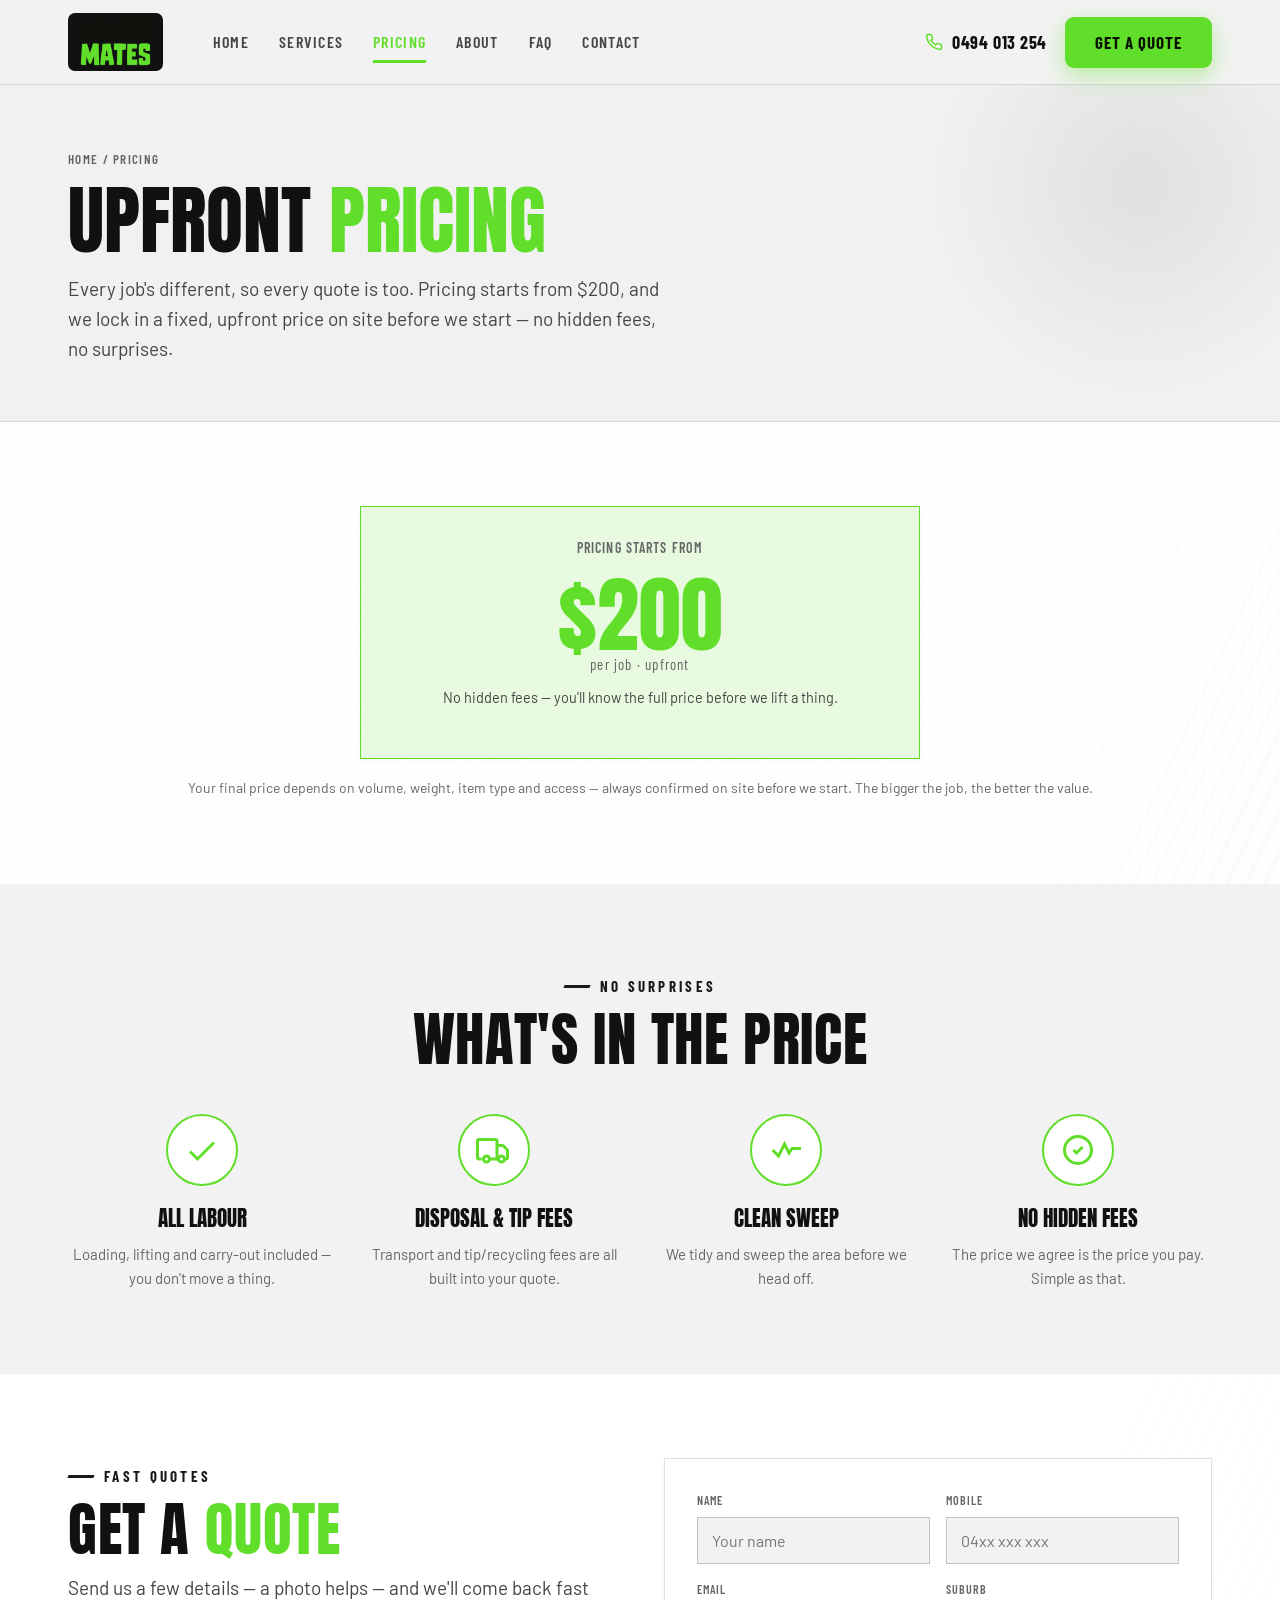
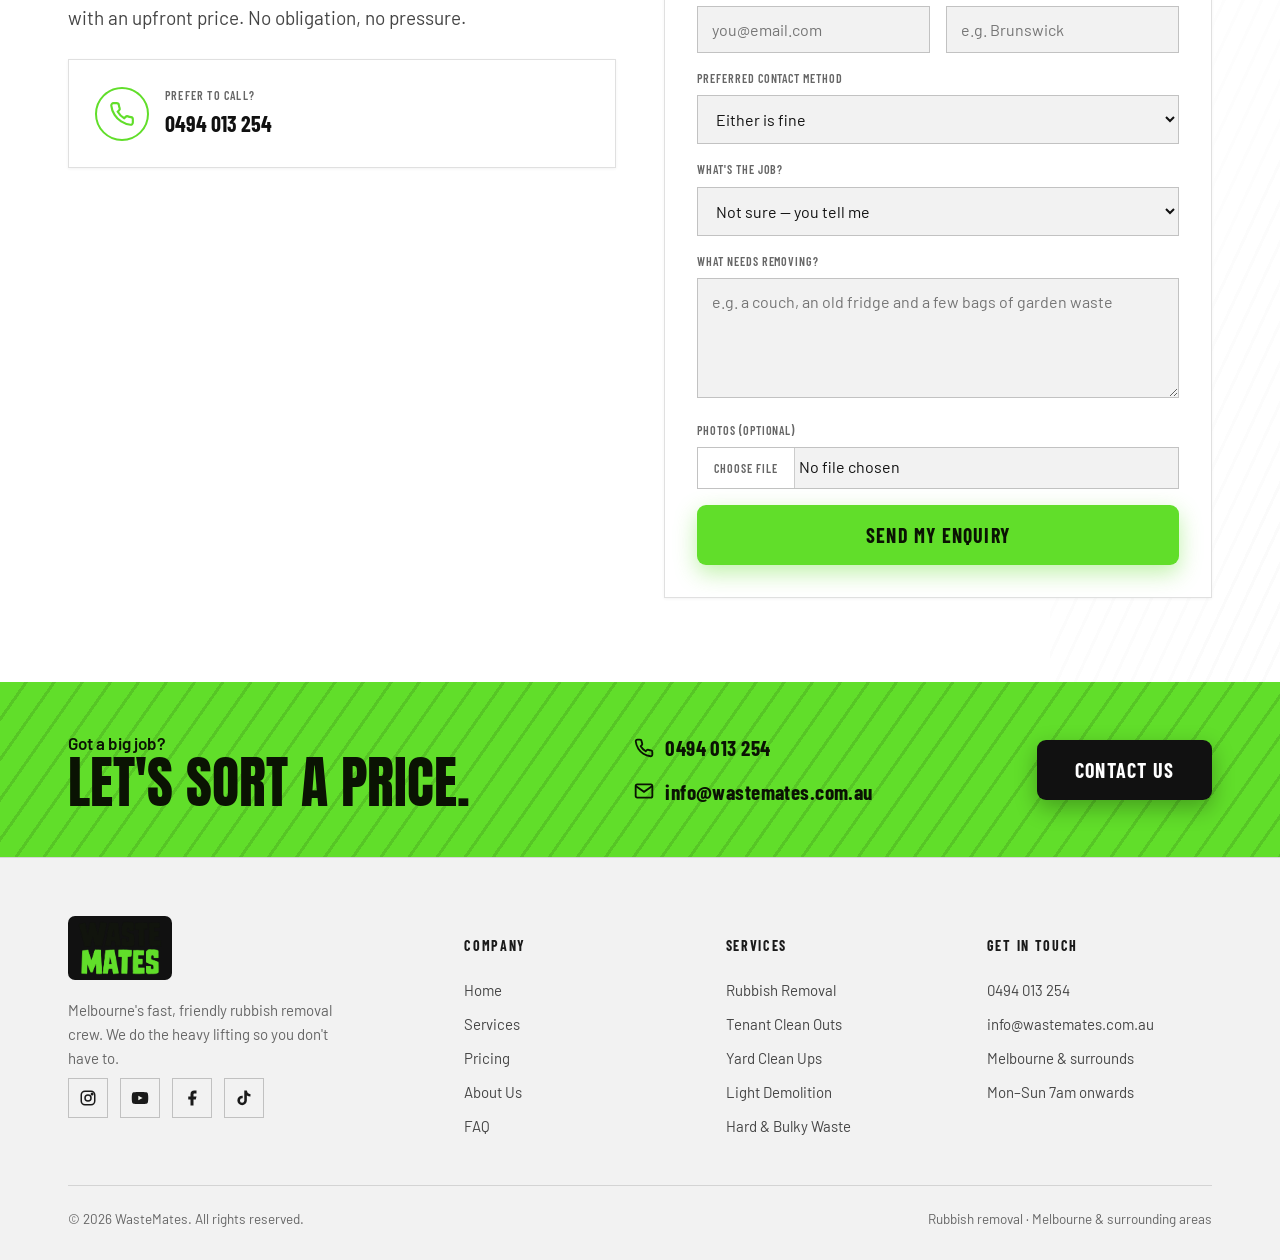
<file: pricing.html>
﻿<!DOCTYPE html>
<html lang="en-AU">
<head>
<meta charset="UTF-8" />
<meta name="viewport" content="width=device-width, initial-scale=1" />
<title>Pricing &amp; Quotes — WasteMates Rubbish Removal Melbourne</title>
<meta name="description" content="Upfront, pay-by-the-load rubbish removal pricing. Get a fast, fixed quote with no hidden fees from WasteMates Melbourne." />
<meta name="theme-color" content="#ffffff" />
<link rel="icon" href="assets/logo.png" />
<link rel="stylesheet" href="styles.css?v=9" />
  <!-- Meta Pixel Code -->
  <script>
  !function(f,b,e,v,n,t,s)
  {if(f.fbq)return;n=f.fbq=function(){n.callMethod?
  n.callMethod.apply(n,arguments):n.queue.push(arguments)};
  if(!f._fbq)f._fbq=n;n.push=n;n.loaded=!0;n.version='2.0';
  n.queue=[];t=b.createElement(e);t.async=!0;
  t.src=v;s=b.getElementsByTagName(e)[0];
  s.parentNode.insertBefore(t,s)}(window, document,'script',
  'https://capig.wastemates.com.au/en_US/fbevents.js');
  fbq('init', '4441358912803902');
  fbq('track', 'PageView');
  </script>
  <noscript><img height="1" width="1" style="display:none"
  src="https://www.facebook.com/tr?id=4441358912803902&ev=PageView&noscript=1"
  /></noscript>
  <!-- End Meta Pixel Code -->
</head>
<body>

  <!-- HEADER -->
  <header class="site-head">
    <div class="wrap">
      <nav class="nav">
        <a class="brand" href="index.html" aria-label="WasteMates home"><img src="assets/logo.png" alt="WasteMates" /></a>
        <div class="nav-links">
          <a href="index.html">Home</a><a href="services.html">Services</a><a href="pricing.html" class="active">Pricing</a><a href="about.html">About</a><a href="faq.html">FAQ</a><a href="contact.html">Contact</a>
        </div>
        <div class="nav-cta">
          <a class="phone-link" href="tel:+61494013254"><svg viewBox="0 0 24 24" fill="none" stroke="currentColor" stroke-width="2"><path d="M22 16.92v3a2 2 0 0 1-2.18 2 19.79 19.79 0 0 1-8.63-3.07 19.5 19.5 0 0 1-6-6 19.79 19.79 0 0 1-3.07-8.67A2 2 0 0 1 4.11 2h3a2 2 0 0 1 2 1.72c.13.96.36 1.9.7 2.81a2 2 0 0 1-.45 2.11L8.09 9.91a16 16 0 0 0 6 6l1.27-1.27a2 2 0 0 1 2.11-.45c.91.34 1.85.57 2.81.7A2 2 0 0 1 22 16.92z"/></svg>0494 013 254</a>
          <a class="btn btn--green" href="contact.html">Get a Quote</a>
          <button class="burger" aria-label="Menu"><svg viewBox="0 0 24 24" fill="none" stroke="currentColor" stroke-width="2"><line x1="3" y1="6" x2="21" y2="6"/><line x1="3" y1="12" x2="21" y2="12"/><line x1="3" y1="18" x2="21" y2="18"/></svg></button>
        </div>
      </nav>
    </div>
  </header>
  <div class="mobile-menu">
    <a href="index.html">Home</a><a href="services.html">Services</a><a href="pricing.html">Pricing</a><a href="about.html">About</a><a href="faq.html">FAQ</a><a href="contact.html">Contact</a>
  </div>

  <!-- PAGE HERO -->
  <section class="page-hero" data-screen-label="Pricing hero">
    <div class="wrap">
      <p class="crumbs"><a href="index.html">Home</a> / Pricing</p>
      <h1>Upfront <span class="green">pricing</span></h1>
      <p class="lead" style="margin-top:18px;">Every job's different, so every quote is too. Pricing starts from $200, and we lock in a fixed, upfront price on site before we start — no hidden fees, no surprises.</p>
    </div>
  </section>

  <!-- PRICING TIERS -->
  <section class="section tread" data-screen-label="Pricing tiers">
    <div class="wrap">
      <div class="price-grid" style="grid-template-columns:1fr;max-width:560px;margin:0 auto;">
        <div class="price-card feat">
          <div class="frac">Pricing starts from</div>
          <div class="amt" style="font-size:clamp(56px,15vw,84px);">$200<small>per job · upfront</small></div>
          <p class="fits">No hidden fees — you'll know the full price before we lift a thing.</p>
        </div>
      </div>
      <p class="muted" style="text-align:center;margin-top:18px;font-size:14px;">Your final price depends on volume, weight, item type and access — always confirmed on site before we start. The bigger the job, the better the value.</p>
    </div>
  </section>

  <!-- WHAT'S INCLUDED -->
  <section class="section why" data-screen-label="Whats included">
    <div class="wrap">
      <div class="shead">
        <p class="kicker">No surprises</p>
        <h2 class="disp">What's in the price</h2>
      </div>
      <div class="why-grid">
        <div class="why-item">
          <div class="why-ic"><svg viewBox="0 0 24 24" fill="none" stroke="currentColor" stroke-width="2"><path d="M20 7L9 18l-5-5"/></svg></div>
          <h3>All Labour</h3><p>Loading, lifting and carry-out included — you don't move a thing.</p>
        </div>
        <div class="why-item">
          <div class="why-ic"><svg viewBox="0 0 24 24" fill="none" stroke="currentColor" stroke-width="2" stroke-linecap="round" stroke-linejoin="round"><path d="M14 18V6a1 1 0 0 0-1-1H2a1 1 0 0 0-1 1v11a1 1 0 0 0 1 1h1"/><path d="M14 9h4l3 3v5a1 1 0 0 1-1 1h-1"/><circle cx="7" cy="18" r="2"/><circle cx="17" cy="18" r="2"/><path d="M9 18h6"/></svg></div>
          <h3>Disposal &amp; Tip Fees</h3><p>Transport and tip/recycling fees are all built into your quote.</p>
        </div>
        <div class="why-item">
          <div class="why-ic"><svg viewBox="0 0 24 24" fill="none" stroke="currentColor" stroke-width="2"><path d="M3 12l4 4 4-8 3 6 2-3h6"/></svg></div>
          <h3>Clean Sweep</h3><p>We tidy and sweep the area before we head off.</p>
        </div>
        <div class="why-item">
          <div class="why-ic"><svg viewBox="0 0 24 24" fill="none" stroke="currentColor" stroke-width="2"><circle cx="12" cy="12" r="9"/><path d="M9 12l2 2 4-4"/></svg></div>
          <h3>No Hidden Fees</h3><p>The price we agree is the price you pay. Simple as that.</p>
        </div>
      </div>
    </div>
  </section>

  <!-- QUOTE FORM -->
  <section class="section tread" id="quote" data-screen-label="Quote form">
    <div class="wrap">
      <div class="two-col" style="align-items:start;">
        <div>
          <p class="kicker">Fast quotes</p>
          <h2 class="disp">Get a <span class="green">quote</span></h2>
          <p class="lead" style="margin-top:16px;">Send us a few details — a photo helps — and we'll come back fast with an upfront price. No obligation, no pressure.</p>
          <div class="contact-card" style="margin-top:26px;">
            <div class="ic"><svg viewBox="0 0 24 24" fill="none" stroke="currentColor" stroke-width="2"><path d="M22 16.92v3a2 2 0 0 1-2.18 2 19.79 19.79 0 0 1-8.63-3.07 19.5 19.5 0 0 1-6-6 19.79 19.79 0 0 1-3.07-8.67A2 2 0 0 1 4.11 2h3a2 2 0 0 1 2 1.72c.13.96.36 1.9.7 2.81a2 2 0 0 1-.45 2.11L8.09 9.91a16 16 0 0 0 6 6l1.27-1.27a2 2 0 0 1 2.11-.45c.91.34 1.85.57 2.81.7A2 2 0 0 1 22 16.92z"/></svg></div>
            <div><div class="lbl">Prefer to call?</div><a class="val" href="tel:+61494013254">0494 013 254</a></div>
          </div>
        </div>
        <form class="form" action="https://formsubmit.co/info@wastemates.com.au" method="post" id="pricing-form" enctype="multipart/form-data">
          <div id="form-success" style="display:none;background:var(--green);color:#0a1303;padding:14px 18px;margin-bottom:18px;font-weight:600;">Thanks — we'll be in touch soon!</div>
          <input type="hidden" name="_subject" value="New Enquiry — WasteMates Website" />
          <input type="hidden" name="_next" value="https://wastemates.com.au/pricing.html?sent=1" />
          <input type="hidden" name="_captcha" value="false" />
          <div style="display:none"><input type="text" name="_honey" tabindex="-1" autocomplete="off" /></div>
          <div class="row">
            <div class="field"><label for="p-name">Name</label><input id="p-name" type="text" name="name" placeholder="Your name" /></div>
            <div class="field"><label for="p-mobile">Mobile</label><input id="p-mobile" type="tel" name="mobile" placeholder="04xx xxx xxx" /></div>
          </div>
          <div class="row">
            <div class="field"><label for="p-email">Email</label><input id="p-email" type="email" name="email" placeholder="you@email.com" /></div>
            <div class="field"><label for="p-suburb">Suburb</label><input id="p-suburb" type="text" name="suburb" placeholder="e.g. Brunswick" /></div>
          </div>
          <div class="field">
            <label for="p-pref">Preferred contact method</label>
            <select id="p-pref" name="contact_preference">
              <option value="Either is fine">Either is fine</option>
              <option value="Call me back">Call me back</option>
              <option value="Email me back">Email me back</option>
            </select>
          </div>
          <div class="field"><label for="p-job">What's the job?</label>
            <select id="p-job" name="job"><option>Not sure — you tell me</option><option>Rubbish removal</option><option>Tenant clean out</option><option>Yard clean up</option><option>Light demolition</option><option>Deceased estate</option><option>Hard &amp; bulky waste</option></select>
          </div>
          <div class="field"><label for="p-details">What needs removing?</label><textarea id="p-details" name="details" placeholder="e.g. a couch, an old fridge and a few bags of garden waste"></textarea></div>
          <div class="field"><label for="p-photos">Photos (optional)</label><input id="p-photos" type="file" name="attachment" accept="image/*" /></div>
          <button type="submit" class="btn btn--green btn--lg btn--block">Send my enquiry</button>
        </form>
      </div>
    </div>
  </section>

  <!-- CTA BAND -->
  <section class="cta-band">
    <div class="wrap">
      <div><p class="sub">Got a big job?</p><h2>Let's sort a price.</h2></div>
      <div class="cta-contacts">
        <a class="cc-line" href="tel:+61494013254"><svg viewBox="0 0 24 24" fill="none" stroke="currentColor" stroke-width="2.2"><path d="M22 16.92v3a2 2 0 0 1-2.18 2 19.79 19.79 0 0 1-8.63-3.07 19.5 19.5 0 0 1-6-6 19.79 19.79 0 0 1-3.07-8.67A2 2 0 0 1 4.11 2h3a2 2 0 0 1 2 1.72c.13.96.36 1.9.7 2.81a2 2 0 0 1-.45 2.11L8.09 9.91a16 16 0 0 0 6 6l1.27-1.27a2 2 0 0 1 2.11-.45c.91.34 1.85.57 2.81.7A2 2 0 0 1 22 16.92z"/></svg>0494 013 254</a>
        <span class="cc-line"><svg viewBox="0 0 24 24" fill="none" stroke="currentColor" stroke-width="2.2"><rect x="2" y="4" width="20" height="16" rx="2"/><path d="m2 6 10 7L22 6"/></svg>info@wastemates.com.au</span>
      </div>
      <a class="btn btn--dark btn--lg" href="contact.html">Contact Us</a>
    </div>
  </section>

  <!-- FOOTER -->
  <footer class="site-foot">
    <div class="wrap">
      <div class="foot-grid">
        <div class="foot-brand">
          <img src="assets/logo.png" alt="WasteMates" />
          <p>Melbourne's fast, friendly rubbish removal crew. We do the heavy lifting so you don't have to.</p>
          <div class="socials">
            <a href="https://www.instagram.com/thewastemates" aria-label="Instagram" target="_blank" rel="noopener noreferrer"><svg viewBox="0 0 24 24" fill="none" stroke="currentColor" stroke-width="2"><rect x="3" y="3" width="18" height="18" rx="5"/><circle cx="12" cy="12" r="4"/><circle cx="17.5" cy="6.5" r="1" fill="currentColor"/></svg></a>
            <a href="https://www.youtube.com/channel/UCgyg5UkjtcxHfCFO2t0xwRA" aria-label="YouTube" target="_blank" rel="noopener noreferrer"><svg viewBox="0 0 24 24" fill="currentColor" stroke="none" width="22" height="22"><path d="M22.54 6.42a2.78 2.78 0 0 0-1.95-1.96C18.88 4 12 4 12 4s-6.88 0-8.59.46A2.78 2.78 0 0 0 1.46 6.42 29 29 0 0 0 1 12a29 29 0 0 0 .46 5.58 2.78 2.78 0 0 0 1.95 1.96C5.12 20 12 20 12 20s6.88 0 8.59-.46a2.78 2.78 0 0 0 1.95-1.96A29 29 0 0 0 23 12a29 29 0 0 0-.46-5.58z"/><polygon points="9.75 15.02 15.5 12 9.75 8.98 9.75 15.02" fill="#f3f5ee"/></svg></a>
            <a href="https://www.facebook.com/profile.php?id=61590875721966" aria-label="Facebook" target="_blank" rel="noopener noreferrer"><svg viewBox="0 0 24 24" fill="currentColor" stroke="none" width="22" height="22"><path d="M18 2h-3a5 5 0 0 0-5 5v3H7v4h3v8h4v-8h3l1-4h-4V7a1 1 0 0 1 1-1h3z"/></svg></a>
            <a href="https://www.tiktok.com/@waste.mates" aria-label="TikTok" target="_blank" rel="noopener noreferrer"><svg viewBox="0 0 24 24" fill="currentColor" stroke="none" width="22" height="22"><path d="M19.59 6.69a4.83 4.83 0 0 1-3.77-4.25V2h-3.45v13.67a2.89 2.89 0 0 1-2.88 2.5 2.89 2.89 0 0 1-2.89-2.89 2.89 2.89 0 0 1 2.89-2.89c.28 0 .54.04.79.1V9.01a6.34 6.34 0 0 0-.79-.05 6.34 6.34 0 0 0-6.34 6.34 6.34 6.34 0 0 0 6.34 6.34 6.34 6.34 0 0 0 6.33-6.34V8.5a8.18 8.18 0 0 0 4.78 1.52V6.56a4.85 4.85 0 0 1-1.01.13z"/></svg></a>
          </div>
        </div>
        <div class="foot-col"><h4>Company</h4><a href="index.html">Home</a><a href="services.html">Services</a><a href="pricing.html">Pricing</a><a href="about.html">About Us</a><a href="faq.html">FAQ</a></div>
        <div class="foot-col"><h4>Services</h4><a href="services.html">Rubbish Removal</a><a href="services.html">Tenant Clean Outs</a><a href="services.html">Yard Clean Ups</a><a href="services.html">Light Demolition</a><a href="services.html">Hard &amp; Bulky Waste</a></div>
        <div class="foot-col"><h4>Get in touch</h4><a href="tel:+61494013254">0494 013 254</a><span>info@wastemates.com.au</span><span>Melbourne &amp; surrounds</span><span>Mon–Sun 7am onwards</span></div>
      </div>
      <div class="foot-base"><span>© 2026 WasteMates. All rights reserved.</span><span>Rubbish removal · Melbourne &amp; surrounding areas</span></div>
    </div>
  </footer>

  <script src="site.js?v=9"></script>
</body>
</html>
</file>
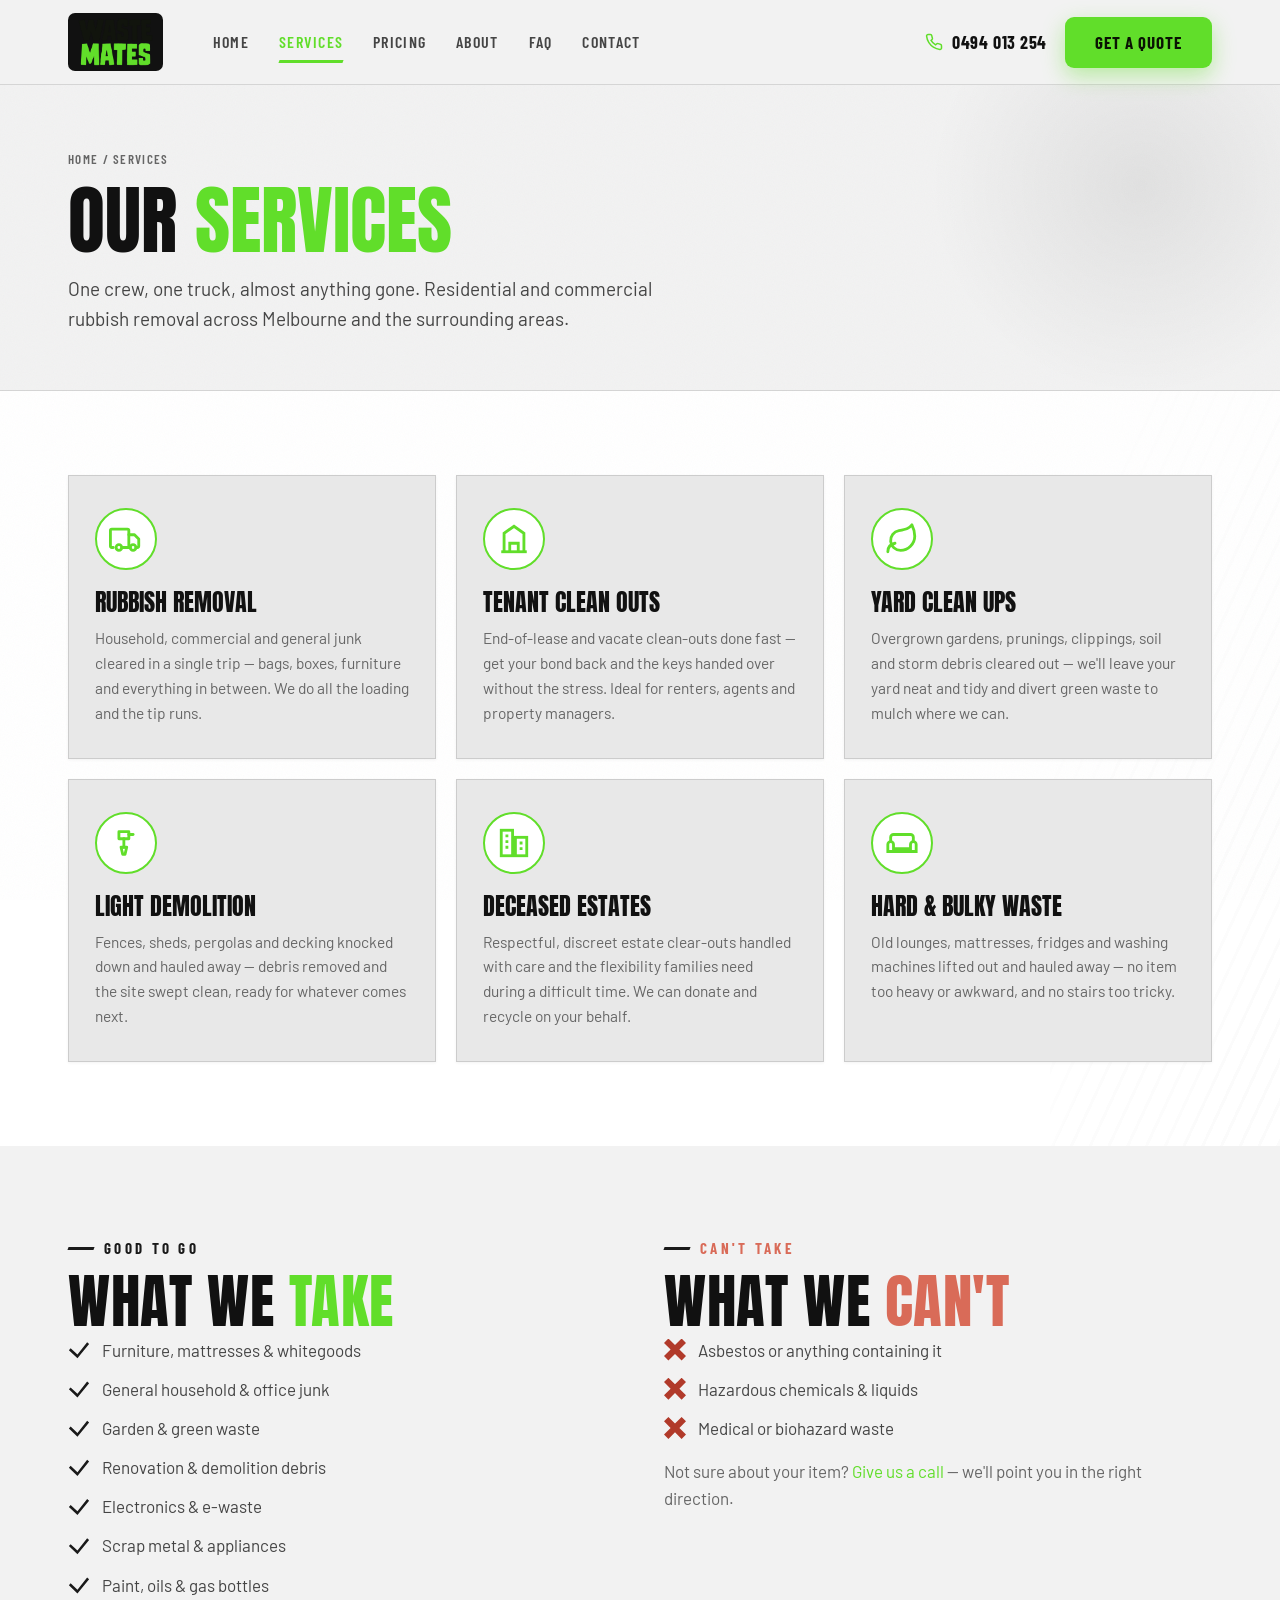
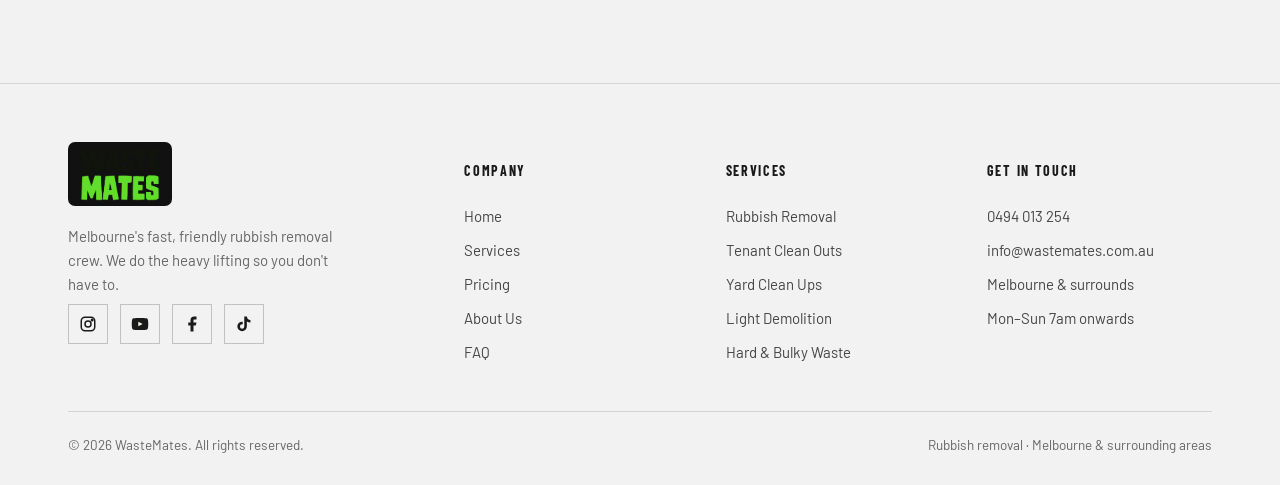
<file: services.html>
﻿<!DOCTYPE html>
<html lang="en-AU">
<head>
<meta charset="UTF-8" />
<meta name="viewport" content="width=device-width, initial-scale=1" />
<title>Services — WasteMates Rubbish Removal Melbourne</title>
<meta name="description" content="Rubbish removal, tenant clean outs, yard clean ups, light demolition, deceased estates and hard &amp; bulky waste — WasteMates removes it all across Melbourne." />
<meta name="theme-color" content="#ffffff" />
<link rel="icon" href="assets/logo.png" />
<link rel="stylesheet" href="styles.css?v=9" />
  <!-- Meta Pixel Code -->
  <script>
  !function(f,b,e,v,n,t,s)
  {if(f.fbq)return;n=f.fbq=function(){n.callMethod?
  n.callMethod.apply(n,arguments):n.queue.push(arguments)};
  if(!f._fbq)f._fbq=n;n.push=n;n.loaded=!0;n.version='2.0';
  n.queue=[];t=b.createElement(e);t.async=!0;
  t.src=v;s=b.getElementsByTagName(e)[0];
  s.parentNode.insertBefore(t,s)}(window, document,'script',
  'https://capig.wastemates.com.au/en_US/fbevents.js');
  fbq('init', '4441358912803902');
  fbq('track', 'PageView');
  </script>
  <noscript><img height="1" width="1" style="display:none"
  src="https://www.facebook.com/tr?id=4441358912803902&ev=PageView&noscript=1"
  /></noscript>
  <!-- End Meta Pixel Code -->
</head>
<body>

  <!-- HEADER -->
  <header class="site-head">
    <div class="wrap">
      <nav class="nav">
        <a class="brand" href="index.html" aria-label="WasteMates home"><img src="assets/logo.png" alt="WasteMates" /></a>
        <div class="nav-links">
          <a href="index.html">Home</a>
          <a href="services.html" class="active">Services</a>
          <a href="pricing.html">Pricing</a>
          <a href="about.html">About</a>
          <a href="faq.html">FAQ</a>
          <a href="contact.html">Contact</a>
        </div>
        <div class="nav-cta">
          <a class="phone-link" href="tel:+61494013254"><svg viewBox="0 0 24 24" fill="none" stroke="currentColor" stroke-width="2"><path d="M22 16.92v3a2 2 0 0 1-2.18 2 19.79 19.79 0 0 1-8.63-3.07 19.5 19.5 0 0 1-6-6 19.79 19.79 0 0 1-3.07-8.67A2 2 0 0 1 4.11 2h3a2 2 0 0 1 2 1.72c.13.96.36 1.9.7 2.81a2 2 0 0 1-.45 2.11L8.09 9.91a16 16 0 0 0 6 6l1.27-1.27a2 2 0 0 1 2.11-.45c.91.34 1.85.57 2.81.7A2 2 0 0 1 22 16.92z"/></svg>0494 013 254</a>
          <a class="btn btn--green" href="contact.html">Get a Quote</a>
          <button class="burger" aria-label="Menu"><svg viewBox="0 0 24 24" fill="none" stroke="currentColor" stroke-width="2"><line x1="3" y1="6" x2="21" y2="6"/><line x1="3" y1="12" x2="21" y2="12"/><line x1="3" y1="18" x2="21" y2="18"/></svg></button>
        </div>
      </nav>
    </div>
  </header>
  <div class="mobile-menu">
    <a href="index.html">Home</a><a href="services.html">Services</a><a href="pricing.html">Pricing</a><a href="about.html">About</a><a href="faq.html">FAQ</a><a href="contact.html">Contact</a>
  </div>

  <!-- PAGE HERO -->
  <section class="page-hero" data-screen-label="Services hero">
    <div class="wrap">
      <p class="crumbs"><a href="index.html">Home</a> / Services</p>
      <h1>Our <span class="green">services</span></h1>
      <p class="lead" style="margin-top:18px;">One crew, one truck, almost anything gone. Residential and commercial rubbish removal across Melbourne and the surrounding areas.</p>
    </div>
  </section>

  <!-- SERVICES GRID -->
  <section class="section tread" data-screen-label="Services list">
    <div class="wrap">
      <div class="svc-grid">
        <div class="svc-card">
          <div class="svc-ic"><svg viewBox="0 0 24 24" fill="none" stroke="currentColor" stroke-width="2" stroke-linecap="round" stroke-linejoin="round"><path d="M14 18V6a1 1 0 0 0-1-1H2a1 1 0 0 0-1 1v11a1 1 0 0 0 1 1h1"/><path d="M14 9h4l3 3v5a1 1 0 0 1-1 1h-1"/><circle cx="7" cy="18" r="2"/><circle cx="17" cy="18" r="2"/><path d="M9 18h6"/></svg></div>
          <h3>RUBBISH REMOVAL</h3>
          <p>Household, commercial and general junk cleared in a single trip — bags, boxes, furniture and everything in between. We do all the loading and the tip runs.</p>
        </div>
        <div class="svc-card">
          <div class="svc-ic"><svg viewBox="0 0 24 24" fill="none" stroke="currentColor" stroke-width="2"><path d="M3 21h18"/><path d="M5 21V8l7-5 7 5v13"/><path d="M9 21v-6h6v6"/></svg></div>
          <h3>TENANT CLEAN OUTS</h3>
          <p>End-of-lease and vacate clean-outs done fast — get your bond back and the keys handed over without the stress. Ideal for renters, agents and property managers.</p>
        </div>
        <div class="svc-card">
          <div class="svc-ic"><svg viewBox="0 0 24 24" fill="none" stroke="currentColor" stroke-width="2" stroke-linecap="round" stroke-linejoin="round"><path d="M11 20A7 7 0 0 1 9.8 6.1C15.5 5 17 4.48 19 2c1 2 2 4.18 2 8 0 5.5-4.78 10-10 10Z"/><path d="M2 21c0-3 1.85-5.36 5.08-6"/></svg></div>
          <h3>YARD CLEAN UPS</h3>
          <p>Overgrown gardens, prunings, clippings, soil and storm debris cleared out — we'll leave your yard neat and tidy and divert green waste to mulch where we can.</p>
        </div>
        <div class="svc-card">
          <div class="svc-ic"><svg viewBox="0 0 24 24" fill="none" stroke="currentColor" stroke-width="2" stroke-linejoin="round" stroke-linecap="round"><path d="M7 4h7v5H7z"/><path d="M14 6h3"/><path d="M10.5 9v6"/><path d="M8.5 15h4l-1.2 5h-1.6z"/></svg></div>
          <h3>LIGHT DEMOLITION</h3>
          <p>Fences, sheds, pergolas and decking knocked down and hauled away — debris removed and the site swept clean, ready for whatever comes next.</p>
        </div>
        <div class="svc-card">
          <div class="svc-ic"><svg viewBox="0 0 24 24" fill="none" stroke="currentColor" stroke-width="2"><rect x="3" y="3" width="8" height="18"/><rect x="13" y="8" width="8" height="13"/><path d="M6 7h2M6 11h2M6 15h2M16 12h2M16 16h2"/></svg></div>
          <h3>DECEASED ESTATES</h3>
          <p>Respectful, discreet estate clear-outs handled with care and the flexibility families need during a difficult time. We can donate and recycle on your behalf.</p>
        </div>
        <div class="svc-card">
          <div class="svc-ic"><svg viewBox="0 0 24 24" fill="none" stroke="currentColor" stroke-width="2"><path d="M4 11V8a2 2 0 0 1 2-2h12a2 2 0 0 1 2 2v3"/><path d="M2 13a2 2 0 0 1 4 0v3h12v-3a2 2 0 0 1 4 0v5H2z"/></svg></div>
          <h3>HARD &amp; BULKY WASTE</h3>
          <p>Old lounges, mattresses, fridges and washing machines lifted out and hauled away — no item too heavy or awkward, and no stairs too tricky.</p>
        </div>
      </div>
    </div>
  </section>

  <!-- WHAT WE TAKE / DON'T -->
  <section class="section why" data-screen-label="What we take">
    <div class="wrap">
      <div class="two-col">
        <div>
          <p class="kicker">Good to go</p>
          <h2 class="disp">What we <span class="green">take</span></h2>
          <ul class="tick-list">
            <li>Furniture, mattresses &amp; whitegoods</li>
            <li>General household &amp; office junk</li>
            <li>Garden &amp; green waste</li>
            <li>Renovation &amp; demolition debris</li>
            <li>Electronics &amp; e-waste</li>
            <li>Scrap metal &amp; appliances</li>
            <li>Paint, oils &amp; gas bottles</li>
          </ul>
        </div>
        <div>
          <p class="kicker" style="color:#d96b58;">Can't take</p>
          <h2 class="disp">What we <span style="color:#d96b58;">can't</span></h2>
          <ul class="tick-list cross-list">
            <li>Asbestos or anything containing it</li>
            <li>Hazardous chemicals &amp; liquids</li>
            <li>Medical or biohazard waste</li>
          </ul>
          <p class="muted" style="margin-top:16px;">Not sure about your item? <a href="contact.html" class="green">Give us a call</a> — we'll point you in the right direction.</p>
        </div>
      </div>
    </div>
  </section>

  <!-- FOOTER -->
  <footer class="site-foot">
    <div class="wrap">
      <div class="foot-grid">
        <div class="foot-brand">
          <img src="assets/logo.png" alt="WasteMates" />
          <p>Melbourne's fast, friendly rubbish removal crew. We do the heavy lifting so you don't have to.</p>
          <div class="socials">
            <a href="https://www.instagram.com/thewastemates" aria-label="Instagram" target="_blank" rel="noopener noreferrer"><svg viewBox="0 0 24 24" fill="none" stroke="currentColor" stroke-width="2"><rect x="3" y="3" width="18" height="18" rx="5"/><circle cx="12" cy="12" r="4"/><circle cx="17.5" cy="6.5" r="1" fill="currentColor"/></svg></a>
            <a href="https://www.youtube.com/channel/UCgyg5UkjtcxHfCFO2t0xwRA" aria-label="YouTube" target="_blank" rel="noopener noreferrer"><svg viewBox="0 0 24 24" fill="currentColor" stroke="none" width="22" height="22"><path d="M22.54 6.42a2.78 2.78 0 0 0-1.95-1.96C18.88 4 12 4 12 4s-6.88 0-8.59.46A2.78 2.78 0 0 0 1.46 6.42 29 29 0 0 0 1 12a29 29 0 0 0 .46 5.58 2.78 2.78 0 0 0 1.95 1.96C5.12 20 12 20 12 20s6.88 0 8.59-.46a2.78 2.78 0 0 0 1.95-1.96A29 29 0 0 0 23 12a29 29 0 0 0-.46-5.58z"/><polygon points="9.75 15.02 15.5 12 9.75 8.98 9.75 15.02" fill="#f3f5ee"/></svg></a>
            <a href="https://www.facebook.com/profile.php?id=61590875721966" aria-label="Facebook" target="_blank" rel="noopener noreferrer"><svg viewBox="0 0 24 24" fill="currentColor" stroke="none" width="22" height="22"><path d="M18 2h-3a5 5 0 0 0-5 5v3H7v4h3v8h4v-8h3l1-4h-4V7a1 1 0 0 1 1-1h3z"/></svg></a>
            <a href="https://www.tiktok.com/@waste.mates" aria-label="TikTok" target="_blank" rel="noopener noreferrer"><svg viewBox="0 0 24 24" fill="currentColor" stroke="none" width="22" height="22"><path d="M19.59 6.69a4.83 4.83 0 0 1-3.77-4.25V2h-3.45v13.67a2.89 2.89 0 0 1-2.88 2.5 2.89 2.89 0 0 1-2.89-2.89 2.89 2.89 0 0 1 2.89-2.89c.28 0 .54.04.79.1V9.01a6.34 6.34 0 0 0-.79-.05 6.34 6.34 0 0 0-6.34 6.34 6.34 6.34 0 0 0 6.34 6.34 6.34 6.34 0 0 0 6.33-6.34V8.5a8.18 8.18 0 0 0 4.78 1.52V6.56a4.85 4.85 0 0 1-1.01.13z"/></svg></a>
          </div>
        </div>
        <div class="foot-col"><h4>Company</h4><a href="index.html">Home</a><a href="services.html">Services</a><a href="pricing.html">Pricing</a><a href="about.html">About Us</a><a href="faq.html">FAQ</a></div>
        <div class="foot-col"><h4>Services</h4><a href="services.html">Rubbish Removal</a><a href="services.html">Tenant Clean Outs</a><a href="services.html">Yard Clean Ups</a><a href="services.html">Light Demolition</a><a href="services.html">Hard &amp; Bulky Waste</a></div>
        <div class="foot-col"><h4>Get in touch</h4><a href="tel:+61494013254">0494 013 254</a><span>info@wastemates.com.au</span><span>Melbourne &amp; surrounds</span><span>Mon–Sun 7am onwards</span></div>
      </div>
      <div class="foot-base"><span>© 2026 WasteMates. All rights reserved.</span><span>Rubbish removal · Melbourne &amp; surrounding areas</span></div>
    </div>
  </footer>

  <script src="site.js?v=9"></script>
</body>
</html>
</file>
<file: styles.css>
/* ===================================================================
   WasteMates — shared design system
   Light, energetic, electric-green. Anton display + Barlow body.
   =================================================================== */

@import url('https://fonts.googleapis.com/css2?family=Anton&family=Barlow:wght@400;500;600;700;800&family=Barlow+Condensed:wght@500;600;700&display=swap');

:root{
  --green:#61DE2A;
  --green-d:#4fbf1f;
  --green-dd:#3a9415;
  --green-soft:rgba(97,222,42,.14);
  --green-glow:rgba(97,222,42,.35);

  /* structural accent — icons, borders, kickers, active states.
     The electric --green above stays reserved for CTAs, prices, and
     high-priority conversion elements so it keeps its visual punch. */
  --brand:#1a1a1a;
  --brand-soft:rgba(0,0,0,.07);

  --bg:#ffffff;
  --bg2:#f2f2f2;
  --bg3:#e8e8e8;
  --panel:#efefef;
  --card:#ffffff;

  --ink:#111111;
  --ink2:#454545;
  --muted:#666666;
  --line:rgba(0,0,0,.12);
  --line2:rgba(0,0,0,.20);

  --disp:'Anton',Impact,sans-serif;
  --cond:'Barlow Condensed',sans-serif;
  --body:'Barlow',system-ui,sans-serif;

  --maxw:1200px;
  --r:6px;
}

*{box-sizing:border-box;}
html{scroll-behavior:smooth;}
body{
  margin:0;background:var(--bg);color:var(--ink);
  font-family:var(--body);font-size:17px;line-height:1.6;
  -webkit-font-smoothing:antialiased;overflow-x:hidden;
}
/* grungy grain overlay */
body::before{
  content:"";position:fixed;inset:0;z-index:1;pointer-events:none;opacity:.035;
  background-image:url("data:image/svg+xml,%3Csvg xmlns='http://www.w3.org/2000/svg' width='120' height='120'%3E%3Cfilter id='n'%3E%3CfeTurbulence type='fractalNoise' baseFrequency='0.9' numOctaves='2'/%3E%3C/filter%3E%3Crect width='100%25' height='100%25' filter='url(%23n)'/%3E%3C/svg%3E");
}
img{max-width:100%;display:block;}
a{color:inherit;text-decoration:none;}

h1,h2,h3{margin:0;font-weight:400;}
p{margin:0;}

.wrap{max-width:var(--maxw);margin:0 auto;padding:0 28px;position:relative;z-index:2;}
.section{padding:84px 0;position:relative;z-index:2;}
.section.tight{padding:60px 0;}

/* tire-track texture strips on dark sections */
.tread{position:relative;}
.tread::after{
  content:"";position:absolute;top:0;right:0;width:230px;height:100%;pointer-events:none;opacity:.5;z-index:0;
  background:repeating-linear-gradient(115deg,transparent 0 14px,rgba(0,0,0,.035) 14px 17px);
  -webkit-mask:linear-gradient(115deg,transparent,#000);mask:linear-gradient(115deg,transparent,#000);
}

/* ---------- type helpers ---------- */
.kicker{
  font-family:var(--cond);font-weight:700;text-transform:uppercase;
  letter-spacing:.22em;font-size:15px;color:var(--brand);margin:0 0 14px;
  display:inline-flex;align-items:center;gap:10px;
}
.kicker::before{content:"";width:26px;height:3px;background:var(--brand);display:inline-block;transform:skewX(-20deg);}
.disp{font-family:var(--disp);text-transform:uppercase;line-height:.92;letter-spacing:.01em;}
h1.disp{font-size:clamp(46px,7vw,92px);}
h2.disp{font-size:clamp(34px,4.6vw,60px);}
h3.disp{font-size:clamp(22px,2.4vw,30px);}
.green{color:var(--green);}
.brand-text{color:var(--green);}
.lead{font-size:19px;color:var(--ink2);max-width:54ch;}
.muted{color:var(--muted);}

/* green skew underline accent */
.usk{position:relative;display:inline-block;}
.usk::after{content:"";position:absolute;left:0;right:-4px;bottom:-10px;height:7px;background:var(--green);transform:skewX(-22deg);}

/* ---------- buttons ---------- */
.btn{
  display:inline-flex;align-items:center;gap:10px;justify-content:center;
  font-family:var(--cond);font-weight:700;text-transform:uppercase;letter-spacing:.06em;
  font-size:17px;line-height:1;padding:17px 30px;cursor:pointer;border:0;
  border-radius:9px;
  transition:transform .15s,background .15s,color .15s,box-shadow .15s;
}
.btn--green{background:var(--green);color:#0a1303;box-shadow:0 8px 22px rgba(97,222,42,.4);}
.btn--green:hover{background:#74f23a;transform:translateY(-2px);box-shadow:0 12px 32px var(--green-glow);}
.btn--ghost{background:transparent;color:var(--ink);box-shadow:inset 0 0 0 2px var(--line2);}
.btn--ghost:hover{box-shadow:inset 0 0 0 2px var(--green);color:var(--green);transform:translateY(-2px);}
.btn--dark{background:#111111;color:#fff;box-shadow:0 8px 22px rgba(0,0,0,.28);}
.btn--dark:hover{background:#000;transform:translateY(-2px);box-shadow:0 12px 32px rgba(0,0,0,.4);}
.btn--lg{font-size:20px;padding:20px 38px;}
.btn--block{width:100%;}

/* ---------- header ---------- */
.site-head{
  position:sticky;top:0;z-index:50;background:var(--bg2);
  border-bottom:1px solid var(--line);
}
.nav{display:flex;align-items:center;gap:26px;height:84px;}
.brand{display:flex;align-items:center;flex:none;}
.brand img{height:58px;width:auto;background:var(--ink);border-radius:7px;padding:5px 10px;}
.nav-links{display:flex;gap:30px;margin-left:24px;}
.nav-links a{
  font-family:var(--cond);font-weight:600;text-transform:uppercase;letter-spacing:.08em;
  font-size:16px;color:var(--ink2);padding:6px 0;position:relative;transition:color .15s;
}
.nav-links a:hover{color:var(--ink);}
.nav-links a.active{color:var(--green);}
.nav-links a.active::after{content:"";position:absolute;left:0;right:0;bottom:-2px;height:3px;background:var(--green);transform:skewX(-20deg);}
.nav-cta{margin-left:auto;display:flex;align-items:center;gap:18px;}
.phone-link{display:flex;align-items:center;gap:9px;font-family:var(--cond);font-weight:700;font-size:18px;letter-spacing:.03em;color:var(--ink);white-space:nowrap;}
.phone-link svg{width:18px;height:18px;color:var(--green);}
.burger{display:none;background:none;border:0;color:var(--ink);cursor:pointer;padding:8px;}
.burger svg{width:28px;height:28px;}

/* ---------- hero ---------- */
.hero{position:relative;overflow:hidden;background:var(--bg);}
.hero::before{ /* corner splatter glow */
  content:"";position:absolute;top:-160px;right:-120px;width:620px;height:620px;border-radius:50%;
  background:radial-gradient(circle,var(--brand-soft),transparent 62%);pointer-events:none;z-index:0;
}
.hero-grid{display:grid;grid-template-columns:1.05fr .95fr;gap:50px;align-items:center;padding:70px 0 84px;}
/* hero quote form — replaces the hero photo as a direct conversion path */
.hero-form{position:relative;}
.hero-form .form{
  border-radius:12px;box-shadow:0 0 0 3px var(--brand),0 26px 60px rgba(0,0,0,.18);
}
.hero-form .form h2{color:var(--ink);}
.cta-row{display:flex;gap:14px;flex-wrap:wrap;margin:30px 0 36px;}
.trust-row{display:flex;flex-wrap:wrap;gap:14px 26px;}
.trust-item{display:flex;align-items:center;gap:10px;font-family:var(--cond);font-weight:600;text-transform:uppercase;letter-spacing:.05em;font-size:15px;color:var(--ink2);}
.trust-item svg{width:22px;height:22px;color:var(--green);flex:none;}

/* ---------- rating strip ---------- */
.strip{background:var(--bg2);border-top:1px solid var(--line);border-bottom:1px solid var(--line);}
.marquee{overflow:hidden;}
.marquee-track{display:flex;width:max-content;animation:marquee-scroll 32s linear infinite;will-change:transform;}
.marquee-group{display:flex;align-items:center;flex-shrink:0;padding:20px 0;}
.marquee-group .it{display:flex;align-items:center;font-family:var(--cond);font-weight:600;text-transform:uppercase;letter-spacing:.06em;font-size:15px;color:var(--ink2);white-space:nowrap;}
.marquee-group .dot{flex-shrink:0;width:5px;height:5px;border-radius:50%;background:var(--brand);margin:0 24px;}
@keyframes marquee-scroll{from{transform:translateX(0);}to{transform:translateX(-50%);}}
@media (prefers-reduced-motion: reduce){.marquee-track{animation:none;}}
.stars{color:var(--green);letter-spacing:2px;}

/* ---------- section header ---------- */
.shead{text-align:center;margin-bottom:48px;}
.shead .kicker{justify-content:center;}

/* ---------- services grid ---------- */
.svc-grid{display:grid;grid-template-columns:repeat(3,1fr);gap:20px;}
.svc-card{
  background:var(--bg3);border:1px solid var(--line);padding:32px 26px;
  box-shadow:0 1px 3px rgba(0,0,0,.05);
  position:relative;transition:transform .15s,border-color .15s,background .15s,box-shadow .15s;overflow:hidden;
}
.svc-card::before{content:"";position:absolute;left:0;top:0;width:100%;height:4px;background:var(--green);transform:scaleX(0);transform-origin:left;transition:transform .2s;}
.svc-card:hover{transform:translateY(-5px);border-color:var(--line2);background:var(--bg2);box-shadow:0 12px 28px rgba(0,0,0,.08);}
.svc-card:hover::before{transform:scaleX(1);}
.svc-ic{width:62px;height:62px;border-radius:50%;display:flex;align-items:center;justify-content:center;background:#ffffff;border:2px solid var(--green);margin-bottom:20px;}
.svc-ic svg{width:34px;height:34px;color:var(--green);}
.svc-card h3{font-family:var(--disp);text-transform:uppercase;font-size:24px;line-height:1;margin-bottom:12px;}
.svc-card p{color:var(--muted);font-size:15.5px;}
.svc-more{display:inline-flex;align-items:center;gap:7px;margin-top:18px;font-family:var(--cond);font-weight:700;text-transform:uppercase;letter-spacing:.07em;font-size:14px;color:var(--brand);}

/* ---------- why band ---------- */
.why{background:var(--bg2);}
.why-grid{display:grid;grid-template-columns:repeat(4,1fr);gap:24px;}
.why-item{text-align:center;}
.why-ic{width:72px;height:72px;margin:0 auto 16px;border-radius:50%;border:2px solid var(--green);background:#ffffff;display:flex;align-items:center;justify-content:center;}
.why-ic svg{width:36px;height:36px;color:var(--green);}
.why-item h3{font-family:var(--disp);text-transform:uppercase;font-size:21px;margin-bottom:6px;}
.why-item p{color:var(--muted);font-size:15px;}

/* ---------- pricing tiers ---------- */
.price-grid{display:grid;grid-template-columns:repeat(4,1fr);gap:18px;}
.price-card{background:var(--card);border:1px solid var(--line);padding:30px 24px;text-align:center;position:relative;box-shadow:0 1px 3px rgba(0,0,0,.05);transition:transform .15s,border-color .15s,box-shadow .15s;}
.price-card:hover{transform:translateY(-4px);border-color:var(--brand);box-shadow:0 12px 28px rgba(0,0,0,.08);}
.price-card.feat{border-color:var(--green);background:var(--green-soft);}
.price-card .tag{position:absolute;top:0;left:50%;transform:translate(-50%,-50%);background:var(--green);color:#0a1303;font-family:var(--cond);font-weight:700;text-transform:uppercase;letter-spacing:.08em;font-size:12px;padding:5px 14px;}
.price-card .size{font-family:var(--disp);text-transform:uppercase;font-size:26px;}
.price-card .frac{font-family:var(--cond);font-weight:600;color:var(--muted);text-transform:uppercase;letter-spacing:.08em;font-size:14px;margin-bottom:14px;}
.price-card .amt{font-family:var(--disp);font-size:46px;color:var(--green);line-height:1;}
.price-card .amt small{font-family:var(--cond);font-size:15px;color:var(--muted);display:block;letter-spacing:.08em;}
.price-card .fits{color:var(--ink2);font-size:14.5px;margin-top:14px;min-height:42px;}

/* ---------- steps ---------- */
.steps{display:grid;grid-template-columns:repeat(3,1fr);gap:30px;counter-reset:s;}
.step{position:relative;padding-top:8px;}
.step .n{font-family:var(--disp);font-size:64px;color:var(--green);line-height:.8;opacity:.9;}
.step h3{font-family:var(--disp);text-transform:uppercase;font-size:24px;margin:10px 0 8px;}
.step p{color:var(--muted);font-size:15.5px;}

/* ---------- about teaser ---------- */
.about-grid{display:grid;grid-template-columns:1fr 1fr;gap:48px;align-items:center;}
.about-photo{position:relative;}
.about-photo img{width:100%;aspect-ratio:1/1;display:block;object-fit:cover;object-position:center;}
.about-photo::after{content:"";position:absolute;inset:0;box-shadow:inset 0 0 0 3px var(--brand);pointer-events:none;}
/* embedded Leaflet map — service area */
#about-map,
#contact-map{
  width:100%;height:450px;
  border:3px solid var(--brand);
  z-index:0;
}
.stats{display:flex;gap:30px;flex-wrap:wrap;margin-top:26px;}
.stat .big{font-family:var(--disp);font-size:44px;color:var(--green);line-height:.9;}
.stat .cap{font-family:var(--cond);font-weight:600;text-transform:uppercase;letter-spacing:.06em;font-size:13px;color:var(--muted);}

/* ---------- testimonials ---------- */
.tst-grid{display:grid;grid-template-columns:repeat(3,1fr);gap:20px;}
.tst{background:var(--card);border:1px solid var(--line);padding:28px;box-shadow:0 1px 3px rgba(0,0,0,.05);}
.tst .stars{font-size:18px;margin-bottom:12px;}
.tst p{font-size:16px;color:var(--ink2);margin-bottom:16px;}
.tst .who{font-family:var(--cond);font-weight:700;text-transform:uppercase;letter-spacing:.05em;font-size:15px;}
.tst .who span{color:var(--muted);font-weight:600;}

/* ---------- stats band ---------- */
.stats-band{position:relative;background:var(--green);color:#0a1303;overflow:hidden;}
.stats-band::before{content:"";position:absolute;inset:0;opacity:.1;background:repeating-linear-gradient(125deg,transparent 0 20px,#0a1303 20px 23px);pointer-events:none;}
.stats-band .wrap{padding:54px 28px;}
.stats-grid{position:relative;z-index:1;display:grid;grid-template-columns:repeat(3,1fr);gap:28px;text-align:center;}
.stat-block .num{font-family:var(--disp);text-transform:uppercase;font-size:clamp(34px,4.6vw,52px);line-height:1;}
.stat-block .lbl{margin-top:8px;font-family:var(--cond);font-weight:700;text-transform:uppercase;letter-spacing:.08em;font-size:14px;}

/* ---------- big CTA band ---------- */
.cta-band{position:relative;background:var(--green);color:#0a1303;overflow:hidden;}
.cta-band::before{content:"";position:absolute;inset:0;opacity:.12;background:repeating-linear-gradient(125deg,transparent 0 20px,#0a1303 20px 23px);pointer-events:none;}
.cta-band .wrap{display:flex;flex-wrap:wrap;align-items:center;gap:30px;justify-content:space-between;padding:48px 28px;}
.cta-band h2{font-family:var(--disp);text-transform:uppercase;font-size:clamp(34px,4.4vw,56px);line-height:.92;}
.cta-band .sub{font-weight:600;font-size:17px;}
.cta-contacts{display:flex;flex-direction:column;gap:10px;}
.cta-contacts a,.cta-contacts .cc-line{display:flex;align-items:center;gap:11px;font-family:var(--cond);font-weight:700;font-size:21px;letter-spacing:.02em;}
.cta-contacts svg{width:20px;height:20px;}

/* ---------- footer ---------- */
.site-foot{background:var(--bg2);border-top:1px solid var(--line);padding:58px 0 30px;}
.foot-grid{display:grid;grid-template-columns:1.6fr 1fr 1fr 1fr;gap:36px;}
.foot-brand img{height:64px;margin-bottom:18px;background:var(--ink);border-radius:7px;padding:5px 10px;}
.foot-brand p{color:var(--muted);font-size:15px;max-width:34ch;}
.foot-col h4{font-family:var(--cond);font-weight:700;text-transform:uppercase;letter-spacing:.12em;font-size:14px;color:var(--brand);margin-bottom:16px;}
.foot-col a,.foot-col span{display:block;color:var(--ink2);font-size:15px;padding:5px 0;transition:color .12s;}
.foot-col a:hover{color:var(--brand);}
.socials{display:flex;gap:12px;margin-top:8px;}
.socials a{width:40px;height:40px;border:1px solid var(--line2);display:flex;align-items:center;justify-content:center;transition:.15s;}
.socials a:hover{border-color:var(--brand);background:var(--brand-soft);}
.socials svg{width:18px;height:18px;color:var(--brand);}
.foot-base{margin-top:42px;padding-top:22px;border-top:1px solid var(--line);display:flex;flex-wrap:wrap;justify-content:space-between;gap:12px;color:var(--muted);font-size:13.5px;}

/* ---------- inner page hero ---------- */
.page-hero{position:relative;background:var(--bg2);border-bottom:1px solid var(--line);padding:64px 0 56px;overflow:hidden;}
.page-hero::before{content:"";position:absolute;top:-140px;right:-100px;width:480px;height:480px;border-radius:50%;background:radial-gradient(circle,var(--brand-soft),transparent 62%);}
.page-hero .crumbs{font-family:var(--cond);font-weight:600;text-transform:uppercase;letter-spacing:.1em;font-size:13px;color:var(--muted);margin-bottom:16px;}
.page-hero .crumbs a:hover{color:var(--brand);}
.page-hero h1{font-family:var(--disp);text-transform:uppercase;font-size:clamp(40px,6vw,76px);line-height:.92;}

/* ---------- generic content ---------- */
.two-col{display:grid;grid-template-columns:1fr 1fr;gap:48px;align-items:start;}
.prose p{color:var(--ink2);margin-bottom:16px;}
.tick-list{list-style:none;padding:0;margin:8px 0 0;display:grid;gap:12px;}
.tick-list li{display:flex;gap:12px;align-items:flex-start;color:var(--ink2);}
.tick-list li::before{content:"";flex:none;width:22px;height:22px;margin-top:2px;background:var(--brand);clip-path:polygon(43% 73%,12% 44%,4% 53%,43% 90%,96% 25%,87% 17%);}
.cross-list li::before{background:#b13a2a;clip-path:polygon(20% 0,50% 30%,80% 0,100% 20%,70% 50%,100% 80%,80% 100%,50% 70%,20% 100%,0 80%,30% 50%,0 20%);}

/* ---------- FAQ accordion ---------- */
.faq{max-width:860px;margin:0 auto;}
.faq-item{border:1px solid var(--line);background:var(--card);margin-bottom:12px;box-shadow:0 1px 3px rgba(0,0,0,.05);}
.faq-q{width:100%;text-align:left;background:none;border:0;color:var(--ink);cursor:pointer;
  display:flex;align-items:center;justify-content:space-between;gap:16px;padding:22px 24px;
  font-family:var(--cond);font-weight:700;text-transform:uppercase;letter-spacing:.03em;font-size:19px;}
.faq-q .pm{display:inline-flex;align-items:center;gap:7px;font-family:var(--cond);font-weight:700;text-transform:uppercase;letter-spacing:.07em;font-size:14px;color:var(--brand);flex:none;white-space:nowrap;}
.faq-q .pm::after{content:"\2193";font-size:13px;transition:transform .2s;}
.faq-item.open .pm::after{transform:rotate(180deg);}
.faq-a{max-height:0;overflow:hidden;transition:max-height .28s ease;}
.faq-a p{padding:0 24px 22px;color:var(--ink2);}

/* ---------- contact ---------- */
.contact-grid{display:grid;grid-template-columns:1fr 1.1fr;gap:40px;align-items:start;}
.contact-card{background:var(--card);border:1px solid var(--line);padding:26px;display:flex;gap:16px;align-items:center;margin-bottom:14px;box-shadow:0 1px 3px rgba(0,0,0,.05);}
.contact-card .ic{width:54px;height:54px;border-radius:50%;flex:none;background:#ffffff;border:2px solid var(--green);display:flex;align-items:center;justify-content:center;}
.contact-card .ic svg{width:26px;height:26px;color:var(--green);}
.contact-card .lbl{font-family:var(--cond);font-weight:600;text-transform:uppercase;letter-spacing:.1em;font-size:12px;color:var(--muted);}
.contact-card .val{font-family:var(--cond);font-weight:700;font-size:22px;}
.form{background:var(--card);border:1px solid var(--line);padding:32px;box-shadow:0 1px 3px rgba(0,0,0,.05);}
.form .row{display:grid;grid-template-columns:1fr 1fr;gap:16px;}
.field{margin-bottom:16px;}
.field label{display:block;font-family:var(--cond);font-weight:600;text-transform:uppercase;letter-spacing:.08em;font-size:12px;color:var(--muted);margin-bottom:7px;}
.field input,.field textarea,.field select{
  width:100%;background:var(--bg2);border:1px solid var(--line2);color:var(--ink);
  font-family:var(--body);font-size:16px;padding:13px 14px;outline:none;transition:border-color .15s;
}
.field input:focus,.field textarea:focus,.field select:focus{border-color:var(--green);}
.field textarea{min-height:120px;resize:vertical;}
.field input[type=file]{padding:0;cursor:pointer;}
.field input[type=file]::file-selector-button{background:var(--card);border:none;border-right:1px solid var(--line2);color:var(--muted);font-family:var(--cond);font-size:12px;font-weight:600;text-transform:uppercase;letter-spacing:.08em;padding:13px 16px;cursor:pointer;transition:background .15s;}
.field input[type=file]::file-selector-button:hover{background:var(--line);}

/* ---------- responsive ---------- */
@media(max-width:980px){
  .hero-grid,.about-grid,.two-col,.contact-grid{grid-template-columns:1fr;}
  .svc-grid,.tst-grid,.steps{grid-template-columns:repeat(2,1fr);}
  .why-grid,.price-grid{grid-template-columns:repeat(2,1fr);}
  .foot-grid{grid-template-columns:1fr 1fr;}
}
/* collapse the nav to a burger before the full bar can get tight */
@media(max-width:980px){
  .nav-links,.nav-cta .phone-link,.nav-cta .btn{display:none;}
  .burger{display:block;}
  .nav-cta{margin-left:auto;}
  .nav{height:72px;}
  .brand img{height:48px;padding:4px 8px;}
}
@media(max-width:680px){
  .section{padding:60px 0;}
  .section.tight{padding:46px 0;}
  .svc-grid,.tst-grid,.steps,.why-grid,.price-grid,.stats-grid,.foot-grid,.form .row{grid-template-columns:1fr;}
  .stats-grid{gap:34px;}
  .cta-band .wrap{flex-direction:column;align-items:flex-start;}
  .about-photo img{height:auto;}
}
/* phone refinements — keep big display type & rows from clipping */
@media(max-width:520px){
  .wrap{padding:0 18px;}
  h1.disp{font-size:clamp(38px,11vw,60px);}
  .page-hero h1{font-size:clamp(32px,9.5vw,56px);}
  .cta-row{flex-direction:column;align-items:stretch;}
  .cta-row .btn{width:100%;}
  .cta-band .wrap{padding:40px 18px;gap:22px;}
  .cta-contacts a{font-size:18px;word-break:break-word;}
  .cta-contacts svg{flex:none;}
  .contact-card .val{font-size:19px;word-break:break-word;}
  .foot-base{font-size:12.5px;}
}

/* ---------- sticky mobile call/quote bar ---------- */
.sticky-cta{display:none;}
@media(max-width:680px){
  .sticky-cta{
    display:flex;gap:10px;position:fixed;left:0;right:0;bottom:0;z-index:55;
    padding:12px 16px calc(12px + env(safe-area-inset-bottom));
    background:rgba(255,255,255,.97);backdrop-filter:blur(10px);
    border-top:1px solid var(--line);box-shadow:0 -8px 26px rgba(0,0,0,.14);
  }
  .sticky-cta .btn{flex:1;padding:14px 16px;font-size:15px;}
  body{padding-bottom:74px;}
}

/* mobile menu */
.mobile-menu{display:none;position:fixed;inset:72px 0 0;z-index:49;background:var(--bg2);
  flex-direction:column;padding:30px 28px;gap:8px;overflow-y:auto;}
.mobile-menu.open{display:flex;}
.mobile-menu a{font-family:var(--disp);text-transform:uppercase;font-size:30px;color:var(--ink);padding:10px 0;border-bottom:1px solid var(--line);}
.mobile-menu a:last-of-type{border:0;}
.mobile-menu .btn{margin-top:18px;}
</file>
